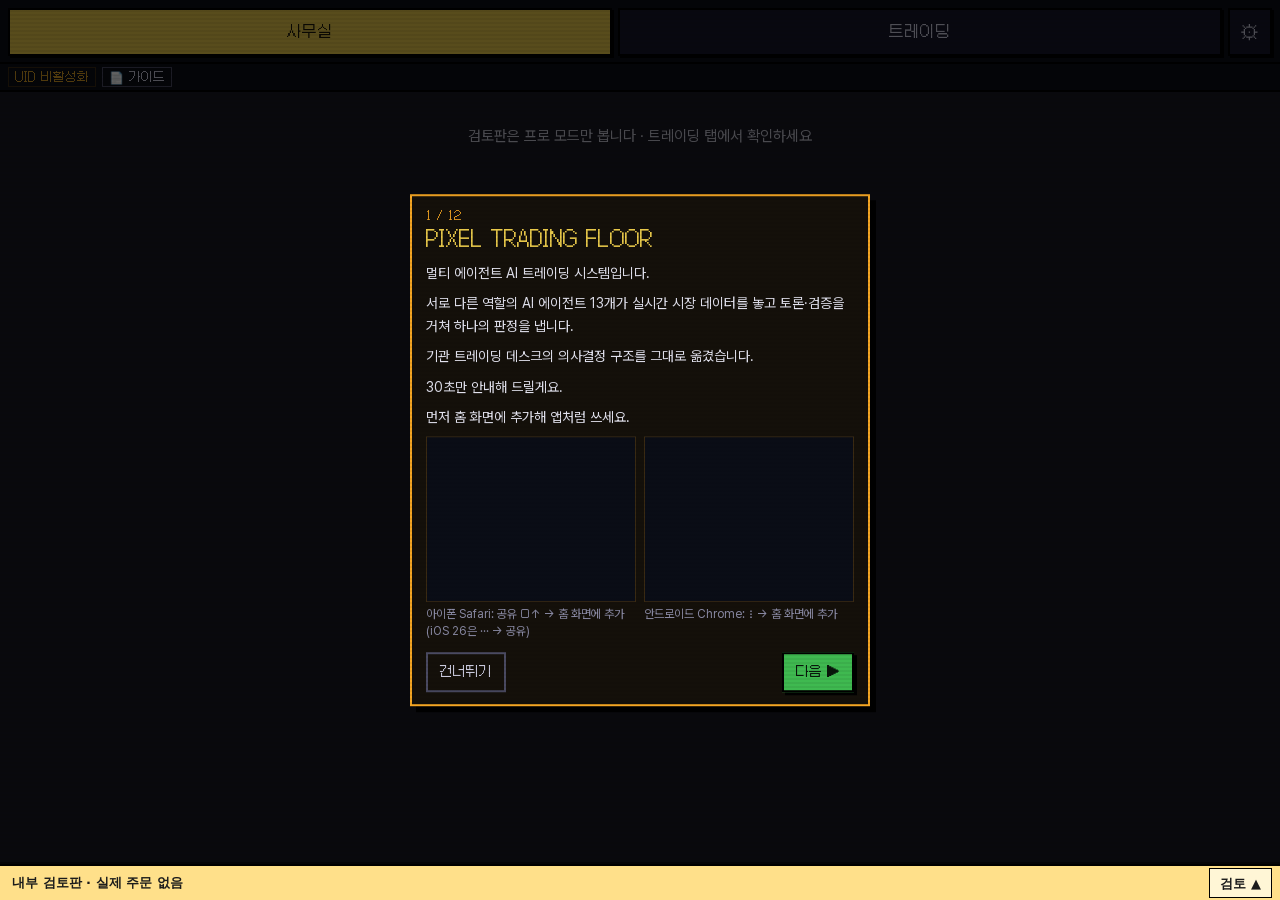
<file: index.html>
<!doctype html>
<html lang="ko">
<head>
  <meta charset="utf-8">
  <meta http-equiv="Content-Security-Policy" content="default-src 'self'; script-src 'self'; style-src 'self'; img-src 'self' data:; font-src 'self'; connect-src 'self'; frame-src https://richtradingschool.github.io/ptf-pro-review/office/m/; manifest-src 'self'; worker-src 'none'; object-src 'none'; base-uri 'none'; form-action 'none'">
  <meta name="viewport" content="width=device-width,initial-scale=1,viewport-fit=cover">
  <title>프로 모드 검토판</title>
  <meta name="description" content="AI 직원들이 일하는 픽셀 트레이딩 오피스 — 모바일 앱">
  <meta name="theme-color" content="#1a1a24">
  <link rel="icon" type="image/png" sizes="32x32" href="icons/favicon-32.png">
  <link rel="apple-touch-icon" href="icons/apple-touch-icon-180.png">
  <meta name="apple-mobile-web-app-title" content="픽셀플로어">
  <meta name="apple-mobile-web-app-capable" content="yes">
  <meta name="mobile-web-app-capable" content="yes">
  <meta name="apple-mobile-web-app-status-bar-style" content="black-translucent">
  <link rel="stylesheet" href="app.css">
  <link rel="stylesheet" href="pro-review.css">
  <script src="pro-review-fake.js"></script>
  <script type="module" src="app.js"></script>
</head>
<body>
  <header id="topbar">
    <nav id="modes" aria-label="화면 고르기">
      <button type="button" class="mode-btn" data-mode="office">사무실</button>
      <button type="button" class="mode-btn" data-mode="trade">트레이딩</button>
    </nav>
    <button type="button" id="settings-btn" aria-label="설정">⚙</button>
  </header>
  <div id="strip" hidden role="region" aria-label="상태"></div>

  <main id="main">
    <section id="panel-office" class="panel" data-panel="office" hidden></section>
    <section id="panel-trade" class="panel" data-panel="trade" hidden>
      <div id="auto-alert" hidden role="alert">
        <span id="auto-alert-text"></span>
        <button type="button" id="auto-alert-close" aria-label="알림 닫기">✕</button>
      </div>
    </section>
  </main>

  <section id="screen-install" class="screen" data-screen="install" hidden aria-labelledby="install-title">
    <header class="screen-head">
      <button type="button" class="back-btn">← 돌아가기</button>
      <h1 id="install-title">앱 설치 방법</h1>
    </header>
    <div class="screen-body" id="install-body"></div>
  </section>

  <section id="screen-settings" class="screen" data-screen="settings" hidden aria-labelledby="settings-title">
    <header class="screen-head">
      <button type="button" class="back-btn">← 돌아가기</button>
      <h1 id="settings-title">설정</h1>
    </header>
    <div class="screen-body" id="settings-body"></div>
  </section>

  <section id="screen-verify" class="screen" data-screen="verify" hidden aria-labelledby="verify-title">
    <header class="screen-head">
      <button type="button" class="back-btn">← 돌아가기</button>
      <h1 id="verify-title">UID 활성화</h1>
    </header>
    <div class="screen-body" id="verify-body"></div>
  </section>

  <section id="screen-keys" class="screen" data-screen="keys" hidden aria-labelledby="keys-title">
    <header class="screen-head">
      <button type="button" class="back-btn">← 돌아가기</button>
      <h1 id="keys-title">오렌지엑스 연결</h1>
    </header>
    <div class="screen-body" id="keys-body"></div>
  </section>

  <section id="screen-follow" class="screen" data-screen="follow" hidden aria-labelledby="follow-title">
    <header class="screen-head">
      <button type="button" class="back-btn">← 돌아가기</button>
      <h1 id="follow-title">오토 모드 설정</h1>
    </header>
    <div class="screen-body" id="follow-body"></div>
  </section>

  <section id="screen-ctl" class="screen" data-screen="ctl" hidden aria-labelledby="ctl-title">
    <header class="screen-head">
      <button type="button" class="back-btn">← 돌아가기</button>
      <h1 id="ctl-title">컨트롤러</h1>
    </header>
    <div class="screen-body" id="ctl-body"></div>
  </section>

  <div id="follow-band" hidden role="status"></div>
  <div id="evt-back" hidden></div>
  <div id="follow-sheet" hidden role="dialog" aria-label="새 신호"></div>

  <div id="install-banner" hidden>
    <span id="ib-text">홈 화면에 추가하면 앱처럼 쓸 수 있어요</span>
    <button type="button" id="ib-go">설치 방법</button>
    <button type="button" id="ib-close" aria-label="닫기">✕</button>
  </div>

  <div id="toast" class="ui-toast" hidden role="status"></div>

  <div id="update-toast" hidden role="status">
    <span>새 버전이 있습니다</span>
    <button type="button" id="update-apply">적용</button>
  </div>
</body>
</html>
</file>
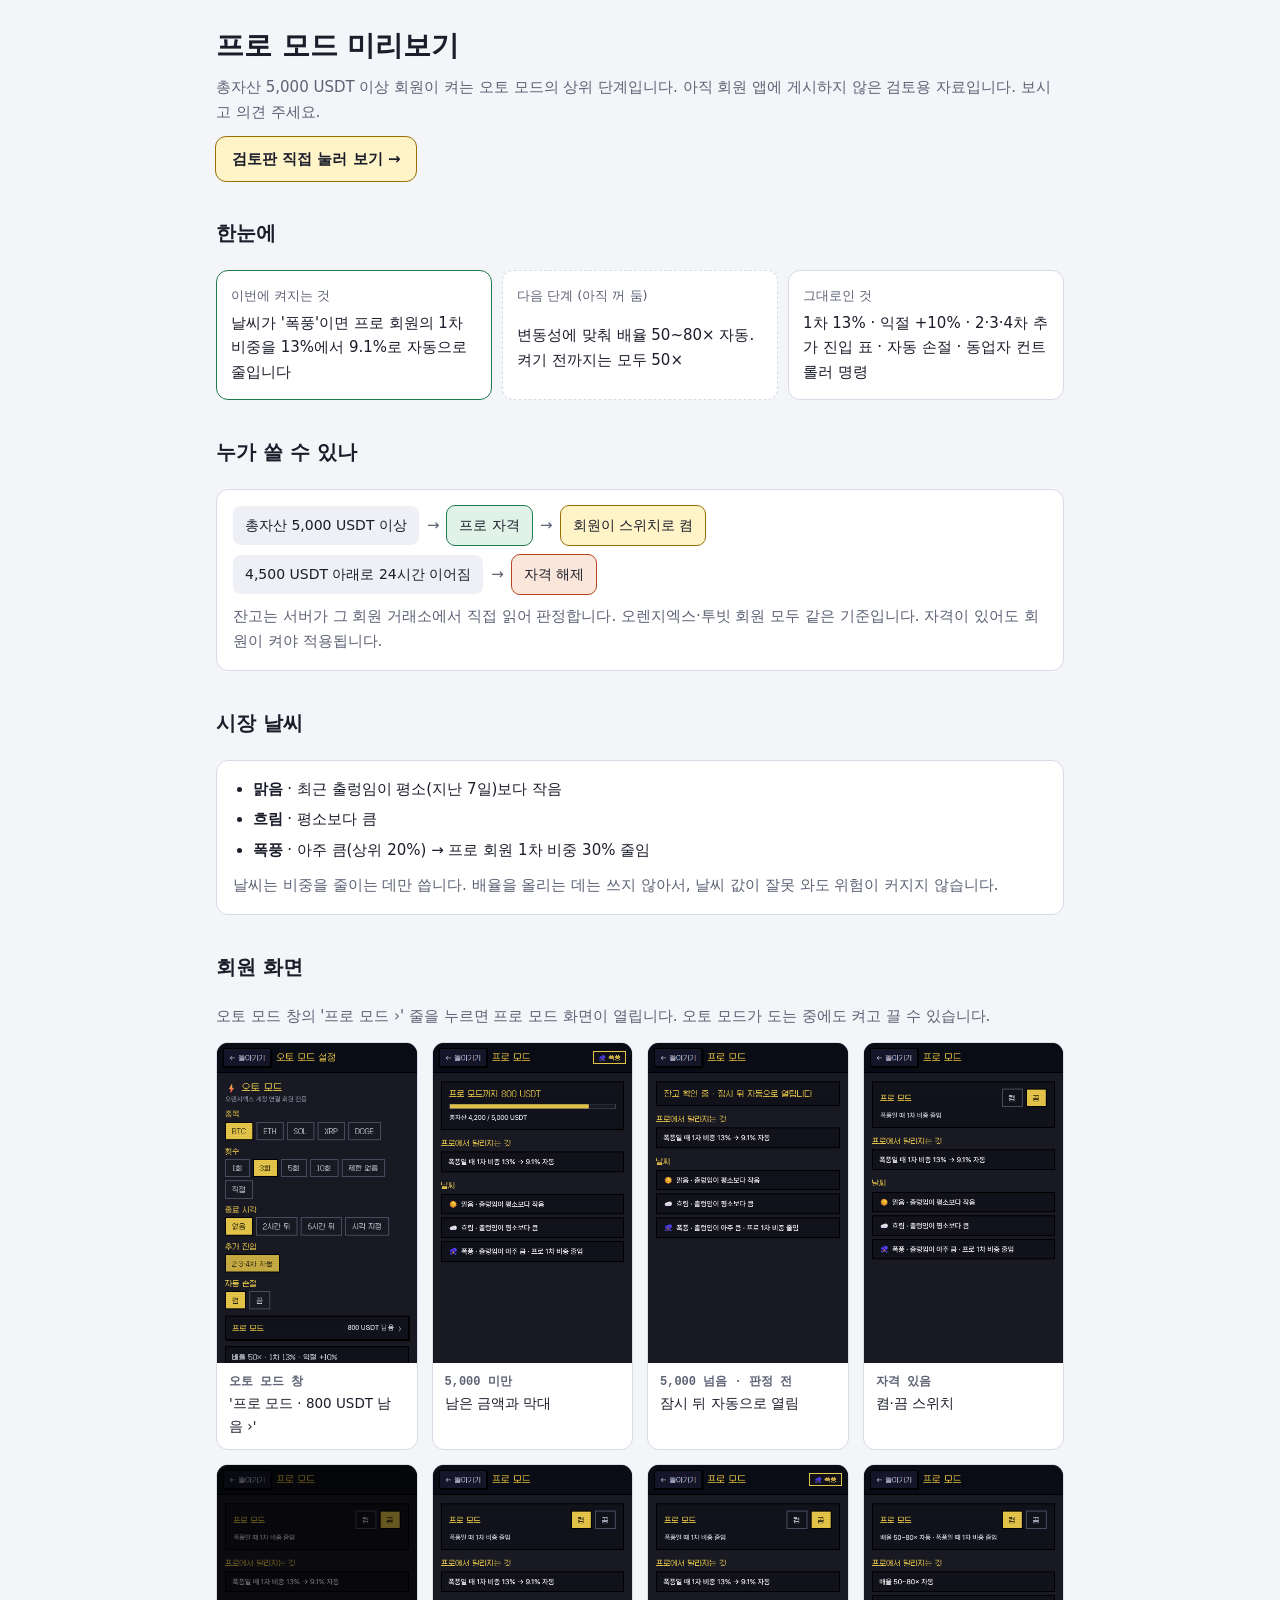
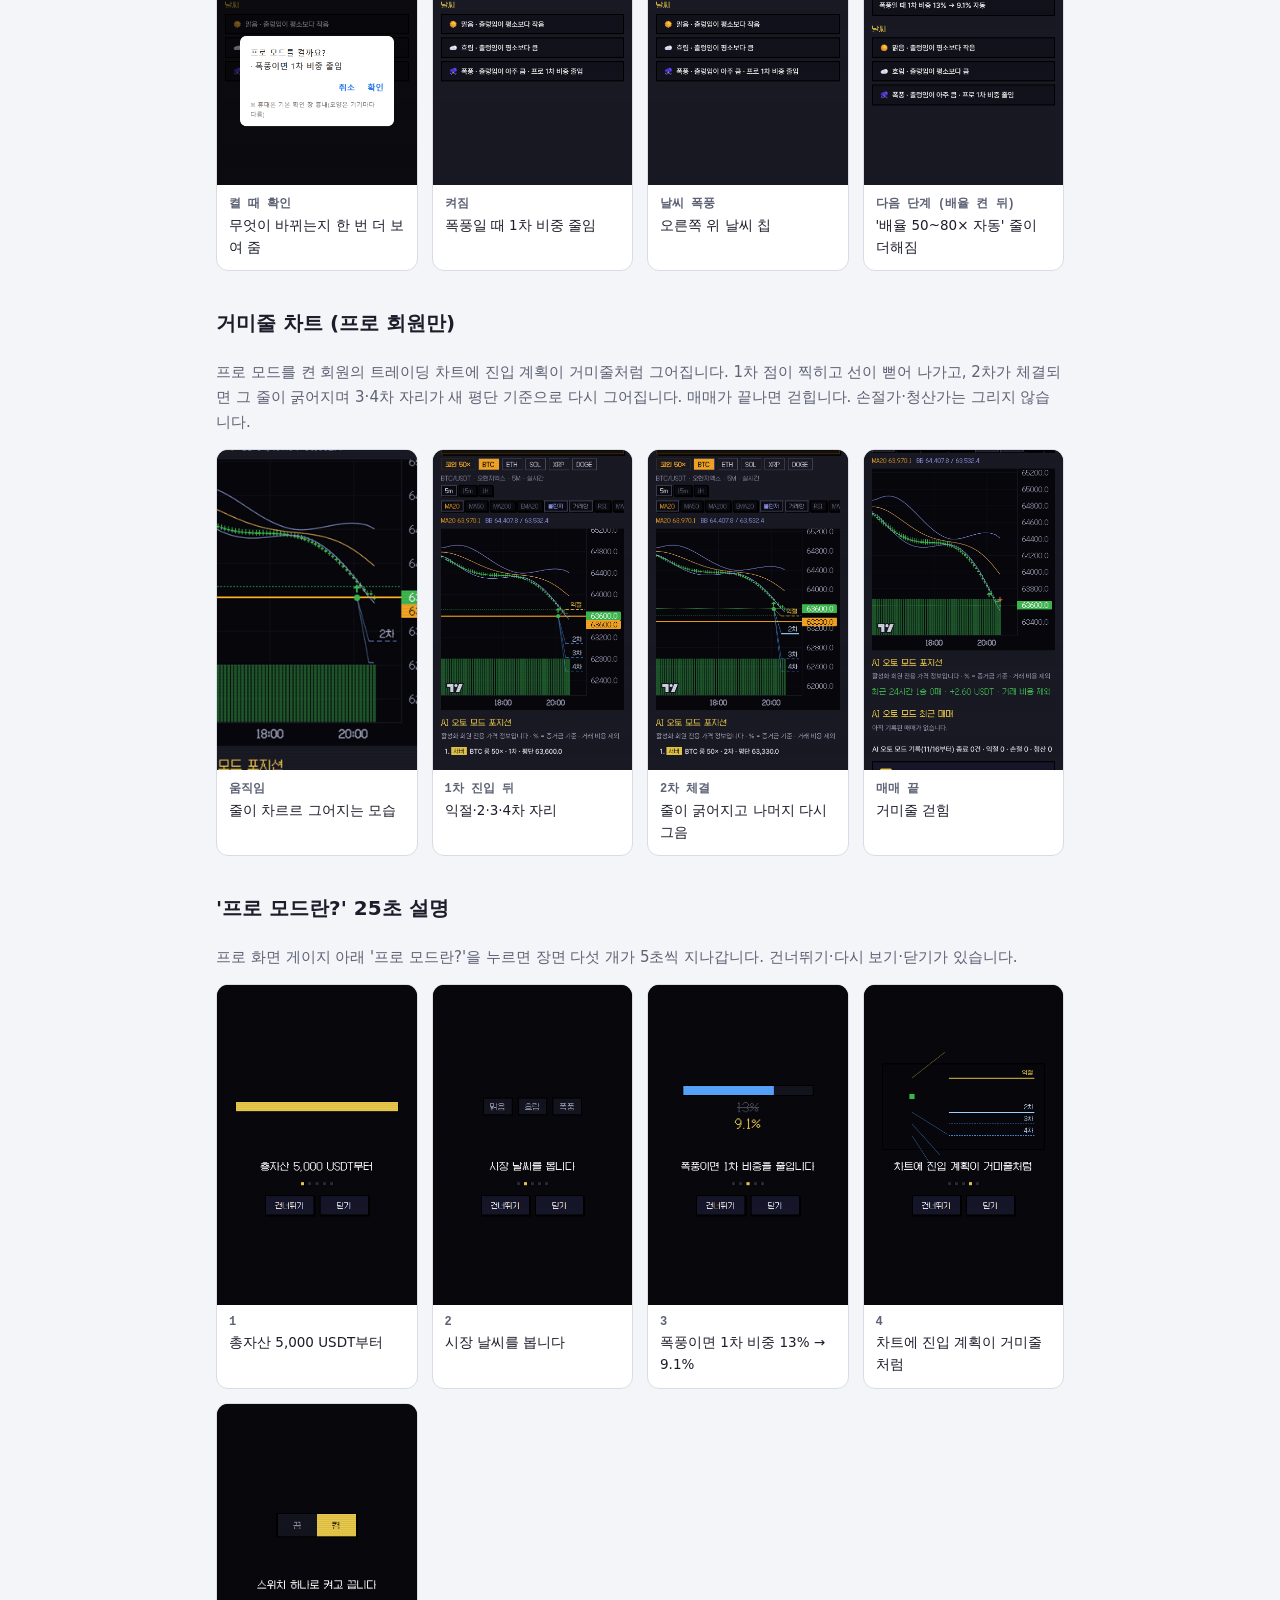
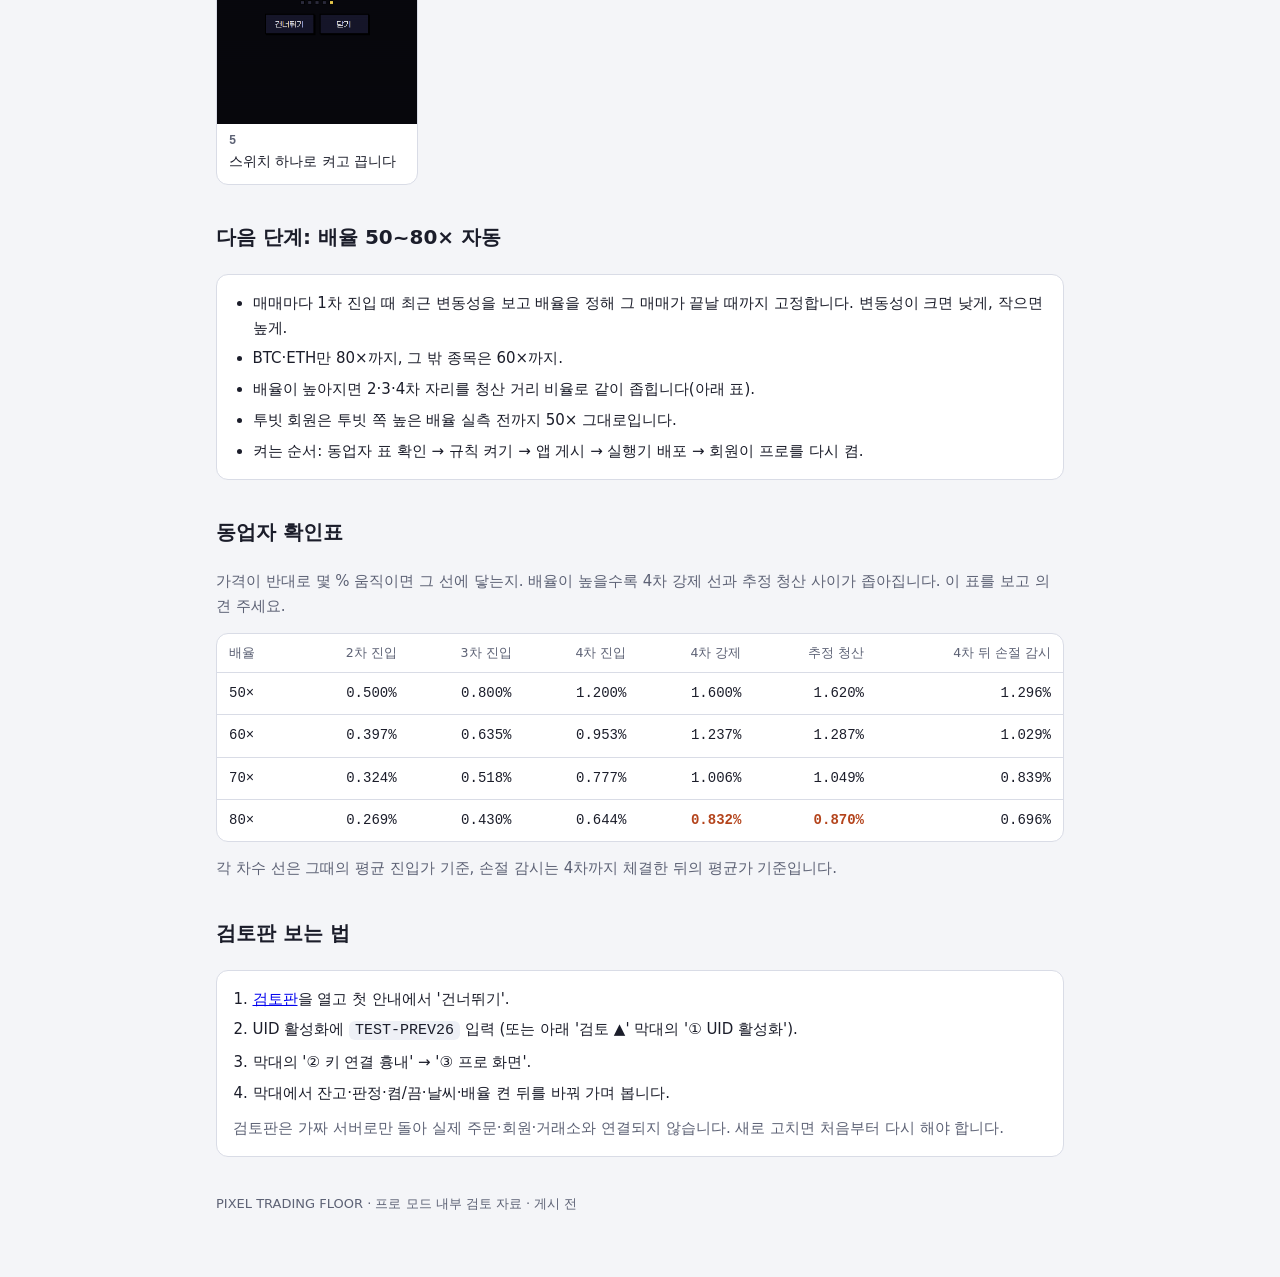
<file: intro/index.html>
<!doctype html>
<html lang="ko">
<head>
<meta charset="utf-8">
<meta name="viewport" content="width=device-width,initial-scale=1,viewport-fit=cover">
<meta name="robots" content="noindex">
<title>프로 모드 미리보기</title>
<style>
:root {
  --bg: #f4f5f8; --panel: #fff; --ink: #1b1d2a; --muted: #5d6275; --line: #d9dce6;
  --gold: #9a6f00; --gold-soft: #fff3c8; --ok: #1f7a4d; --ok-soft: #e1f3e9; --warn: #b4441c; --warn-soft: #fbe6dc;
  --chip: #eef0f6;
  --sans: "Pretendard", "Apple SD Gothic Neo", "Malgun Gothic", system-ui, sans-serif;
  --mono: ui-monospace, Consolas, monospace;
  color-scheme: light;
}
@media (prefers-color-scheme: dark) { :root:not([data-theme="light"]) {
  --bg: #12141d; --panel: #1b1e2a; --ink: #eceef5; --muted: #9aa0b5; --line: #2e3244;
  --gold: #f0c64a; --gold-soft: #3a3214; --ok: #6fd3a0; --ok-soft: #173326; --warn: #ff9a72; --warn-soft: #3b2219;
  --chip: #262a3a; color-scheme: dark } }
* { box-sizing: border-box; }
body { margin: 0; background: var(--bg); color: var(--ink); font: 15px/1.65 var(--sans); }
.wrap { max-width: 880px; margin: 0 auto; padding: 28px 16px 64px; display: grid; gap: 36px; }
h1 { font-size: 28px; line-height: 1.25; margin: 0; }
h2 { font-size: 20px; margin: 0 0 6px; }
h3 { font-size: 16px; margin: 0; }
p { margin: 0; }
.sub { color: var(--muted); }
header { display: grid; gap: 12px; }
.cta { display: flex; flex-wrap: wrap; gap: 10px; }
.btn { display: inline-block; padding: 10px 16px; border-radius: 10px; background: var(--gold-soft); color: var(--ink); text-decoration: none; outline: 1px solid var(--gold); font-weight: 600; }
.facts { display: grid; gap: 10px; grid-template-columns: repeat(auto-fit, minmax(240px, 1fr)); }
.fact { background: var(--panel); border: 1px solid var(--line); border-radius: 12px; padding: 14px; display: grid; gap: 4px; }
.fact b { font-size: 13px; color: var(--muted); font-weight: 500; }
.fact.on { border-color: var(--ok); }
.fact.later { border-style: dashed; }
section { display: grid; gap: 14px; }
.card { background: var(--panel); border: 1px solid var(--line); border-radius: 12px; padding: 16px; display: grid; gap: 10px; }
.flow { display: flex; flex-wrap: wrap; align-items: center; gap: 8px; }
.box { background: var(--chip); border-radius: 8px; padding: 8px 12px; font-size: 14px; }
.box.ok { background: var(--ok-soft); outline: 1px solid var(--ok); }
.box.warn { background: var(--warn-soft); outline: 1px solid var(--warn); }
.box.gold { background: var(--gold-soft); outline: 1px solid var(--gold); }
.arrow { color: var(--muted); }
.shots { display: grid; gap: 14px; grid-template-columns: repeat(auto-fill, minmax(200px, 1fr)); }
figure { margin: 0; background: var(--panel); border: 1px solid var(--line); border-radius: 12px; overflow: hidden; display: grid; grid-template-rows: auto 1fr; }
figure img { display: block; width: 100%; height: 320px; object-fit: cover; object-position: top; background: #0b0d14; }
figure img.mid { object-position: 50% 62%; }
figure img.ctr { object-position: 50% 55%; }
figcaption { padding: 10px 12px 12px; font-size: 13.5px; }
figcaption b { display: block; font: 600 12px var(--mono); color: var(--muted); margin-bottom: 2px; }
ol, ul { margin: 0; padding-left: 1.3em; display: grid; gap: 6px; }
.tbl { overflow-x: auto; background: var(--panel); border: 1px solid var(--line); border-radius: 12px; }
table { border-collapse: collapse; width: 100%; min-width: 560px; font-size: 14px; }
th, td { padding: 9px 12px; text-align: right; border-bottom: 1px solid var(--line); white-space: nowrap; }
th:first-child, td:first-child { text-align: left; }
th { font-size: 12.5px; color: var(--muted); font-weight: 500; }
td { font-family: var(--mono); font-variant-numeric: tabular-nums; }
tr:last-child td { border-bottom: 0; }
td.tight { color: var(--warn); font-weight: 600; }
code { font-family: var(--mono); background: var(--chip); padding: 1px 6px; border-radius: 6px; }
footer { color: var(--muted); font-size: 13px; }
</style>
</head>
<body>
<div class="wrap">

<header>
  <h1>프로 모드 미리보기</h1>
  <p class="sub">총자산 5,000 USDT 이상 회원이 켜는 오토 모드의 상위 단계입니다. 아직 회원 앱에 게시하지 않은 검토용 자료입니다. 보시고 의견 주세요.</p>
  <div class="cta">
    <a class="btn" href="../">검토판 직접 눌러 보기 →</a>
  </div>
</header>

<section>
  <h2>한눈에</h2>
  <div class="facts">
    <div class="fact on"><b>이번에 켜지는 것</b>날씨가 '폭풍'이면 프로 회원의 1차 비중을 13%에서 9.1%로 자동으로 줄입니다</div>
    <div class="fact later"><b>다음 단계 (아직 꺼 둠)</b>변동성에 맞춰 배율 50~80× 자동. 켜기 전까지는 모두 50×</div>
    <div class="fact"><b>그대로인 것</b>1차 13% · 익절 +10% · 2·3·4차 추가 진입 표 · 자동 손절 · 동업자 컨트롤러 명령</div>
  </div>
</section>

<section>
  <h2>누가 쓸 수 있나</h2>
  <div class="card">
    <div class="flow"><span class="box">총자산 5,000 USDT 이상</span><span class="arrow">→</span><span class="box ok">프로 자격</span><span class="arrow">→</span><span class="box gold">회원이 스위치로 켬</span></div>
    <div class="flow"><span class="box">4,500 USDT 아래로 24시간 이어짐</span><span class="arrow">→</span><span class="box warn">자격 해제</span></div>
    <p class="sub">잔고는 서버가 그 회원 거래소에서 직접 읽어 판정합니다. 오렌지엑스·투빗 회원 모두 같은 기준입니다. 자격이 있어도 회원이 켜야 적용됩니다.</p>
  </div>
</section>

<section>
  <h2>시장 날씨</h2>
  <div class="card">
    <ul>
      <li><b>맑음</b> · 최근 출렁임이 평소(지난 7일)보다 작음</li>
      <li><b>흐림</b> · 평소보다 큼</li>
      <li><b>폭풍</b> · 아주 큼(상위 20%) → 프로 회원 1차 비중 30% 줄임</li>
    </ul>
    <p class="sub">날씨는 비중을 줄이는 데만 씁니다. 배율을 올리는 데는 쓰지 않아서, 날씨 값이 잘못 와도 위험이 커지지 않습니다.</p>
  </div>
</section>

<section>
  <h2>회원 화면</h2>
  <p class="sub">오토 모드 창의 '프로 모드 ›' 줄을 누르면 프로 모드 화면이 열립니다. 오토 모드가 도는 중에도 켜고 끌 수 있습니다.</p>
  <div class="shots">
    <figure><img src="img/01-entry-setup.png" alt="오토 모드 창의 프로 모드 줄" loading="lazy"><figcaption><b>오토 모드 창</b>'프로 모드 · 800 USDT 남음 ›'</figcaption></figure>
    <figure><img src="img/03-page-4200.png" alt="총자산 4200" loading="lazy"><figcaption><b>5,000 미만</b>남은 금액과 막대</figcaption></figure>
    <figure><img src="img/05-page-judging-6000.png" alt="판정 전" loading="lazy"><figcaption><b>5,000 넘음 · 판정 전</b>잠시 뒤 자동으로 열림</figcaption></figure>
    <figure><img src="img/06-page-off.png" alt="자격 있음 꺼짐" loading="lazy"><figcaption><b>자격 있음</b>켬·끔 스위치</figcaption></figure>
    <figure><img src="img/07-page-confirm.png" alt="켤 때 확인" loading="lazy"><figcaption><b>켤 때 확인</b>무엇이 바뀌는지 한 번 더 보여 줌</figcaption></figure>
    <figure><img src="img/08-page-on.png" alt="켜짐" loading="lazy"><figcaption><b>켜짐</b>폭풍일 때 1차 비중 줄임</figcaption></figure>
    <figure><img src="img/12-page-weather-storm.png" alt="날씨 폭풍" loading="lazy"><figcaption><b>날씨 폭풍</b>오른쪽 위 날씨 칩</figcaption></figure>
    <figure><img src="img/09-page-on-levon.png" alt="배율 켠 뒤" loading="lazy"><figcaption><b>다음 단계 (배율 켠 뒤)</b>'배율 50~80× 자동' 줄이 더해짐</figcaption></figure>
  </div>
</section>

<section>
  <h2>거미줄 차트 (프로 회원만)</h2>
  <p class="sub">프로 모드를 켠 회원의 트레이딩 차트에 진입 계획이 거미줄처럼 그어집니다. 1차 점이 찍히고 선이 뻗어 나가고, 2차가 체결되면 그 줄이 굵어지며 3·4차 자리가 새 평단 기준으로 다시 그어집니다. 매매가 끝나면 걷힙니다. 손절가·청산가는 그리지 않습니다.</p>
  <div class="shots">
    <figure><img src="img/27-spider.gif" alt="거미줄 움직임" class="mid" loading="lazy"><figcaption><b>움직임</b>줄이 차르르 그어지는 모습</figcaption></figure>
    <figure><img src="img/24-spider-1-4.png" alt="1차 뒤" class="mid" loading="lazy"><figcaption><b>1차 진입 뒤</b>익절·2·3·4차 자리</figcaption></figure>
    <figure><img src="img/25-spider-2-fill-4.png" alt="2차 체결" class="mid" loading="lazy"><figcaption><b>2차 체결</b>줄이 굵어지고 나머지 다시 그음</figcaption></figure>
    <figure><img src="img/26-spider-3-done.png" alt="매매 끝" class="mid" loading="lazy"><figcaption><b>매매 끝</b>거미줄 걷힘</figcaption></figure>
  </div>
</section>

<section>
  <h2>'프로 모드란?' 25초 설명</h2>
  <p class="sub">프로 화면 게이지 아래 '프로 모드란?'을 누르면 장면 다섯 개가 5초씩 지나갑니다. 건너뛰기·다시 보기·닫기가 있습니다.</p>
  <div class="shots">
    <figure><img src="img/23-explain-1.png" alt="장면 1" class="ctr" loading="lazy"><figcaption><b>1</b>총자산 5,000 USDT부터</figcaption></figure>
    <figure><img src="img/23-explain-2.png" alt="장면 2" class="ctr" loading="lazy"><figcaption><b>2</b>시장 날씨를 봅니다</figcaption></figure>
    <figure><img src="img/23-explain-3.png" alt="장면 3" class="ctr" loading="lazy"><figcaption><b>3</b>폭풍이면 1차 비중 13% → 9.1%</figcaption></figure>
    <figure><img src="img/23-explain-4.png" alt="장면 4" class="ctr" loading="lazy"><figcaption><b>4</b>차트에 진입 계획이 거미줄처럼</figcaption></figure>
    <figure><img src="img/23-explain-5.png" alt="장면 5" class="ctr" loading="lazy"><figcaption><b>5</b>스위치 하나로 켜고 끕니다</figcaption></figure>
  </div>
</section>

<section>
  <h2>다음 단계: 배율 50~80× 자동</h2>
  <div class="card">
    <ul>
      <li>매매마다 1차 진입 때 최근 변동성을 보고 배율을 정해 그 매매가 끝날 때까지 고정합니다. 변동성이 크면 낮게, 작으면 높게.</li>
      <li>BTC·ETH만 80×까지, 그 밖 종목은 60×까지.</li>
      <li>배율이 높아지면 2·3·4차 자리를 청산 거리 비율로 같이 좁힙니다(아래 표).</li>
      <li>투빗 회원은 투빗 쪽 높은 배율 실측 전까지 50× 그대로입니다.</li>
      <li>켜는 순서: 동업자 표 확인 → 규칙 켜기 → 앱 게시 → 실행기 배포 → 회원이 프로를 다시 켬.</li>
    </ul>
  </div>
</section>

<section>
  <h2>동업자 확인표</h2>
  <p class="sub">가격이 반대로 몇 % 움직이면 그 선에 닿는지. 배율이 높을수록 4차 강제 선과 추정 청산 사이가 좁아집니다. 이 표를 보고 의견 주세요.</p>
  <div class="tbl"><table>
    <thead><tr><th>배율</th><th>2차 진입</th><th>3차 진입</th><th>4차 진입</th><th>4차 강제</th><th>추정 청산</th><th>4차 뒤 손절 감시</th></tr></thead>
    <tbody>
      <tr><td>50×</td><td>0.500%</td><td>0.800%</td><td>1.200%</td><td>1.600%</td><td>1.620%</td><td>1.296%</td></tr>
      <tr><td>60×</td><td>0.397%</td><td>0.635%</td><td>0.953%</td><td>1.237%</td><td>1.287%</td><td>1.029%</td></tr>
      <tr><td>70×</td><td>0.324%</td><td>0.518%</td><td>0.777%</td><td>1.006%</td><td>1.049%</td><td>0.839%</td></tr>
      <tr><td>80×</td><td>0.269%</td><td>0.430%</td><td>0.644%</td><td class="tight">0.832%</td><td class="tight">0.870%</td><td>0.696%</td></tr>
    </tbody>
  </table></div>
  <p class="sub">각 차수 선은 그때의 평균 진입가 기준, 손절 감시는 4차까지 체결한 뒤의 평균가 기준입니다.</p>
</section>

<section>
  <h2>검토판 보는 법</h2>
  <div class="card">
    <ol>
      <li><a href="../">검토판</a>을 열고 첫 안내에서 '건너뛰기'.</li>
      <li>UID 활성화에 <code>TEST-PREV26</code> 입력 (또는 아래 '검토 ▲' 막대의 '① UID 활성화').</li>
      <li>막대의 '② 키 연결 흉내' → '③ 프로 화면'.</li>
      <li>막대에서 잔고·판정·켬/끔·날씨·배율 켠 뒤를 바꿔 가며 봅니다.</li>
    </ol>
    <p class="sub">검토판은 가짜 서버로만 돌아 실제 주문·회원·거래소와 연결되지 않습니다. 새로 고치면 처음부터 다시 해야 합니다.</p>
  </div>
</section>

<footer>PIXEL TRADING FLOOR · 프로 모드 내부 검토 자료 · 게시 전</footer>
</div>
</body>
</html>
</file>
<file: app.css>
/* PIXEL TRADING FLOOR 모바일 앱 껍데기 — 동업자 최신판(20261008a)과 같은 픽셀 톤(p34 설계 §6.9 — 검은 2px 테두리·계단 그림자·모서리 0,
   초록 주 버튼·주황 강조·창 바탕 #14100a, CRT 줄무늬). 제목·버튼은 Galmuri11, 긴 본문은 Pretendard(열린 질문 12 권고) */
@font-face { font-family: 'Galmuri11'; src: url('fonts/Galmuri11.woff2') format('woff2'); font-weight: 400; font-display: swap; }
@font-face { font-family: 'Pretendard Variable'; src: url('fonts/PretendardVariable.woff2') format('woff2'); font-weight: 45 920; font-display: swap; }

:root {
  --bg: #1a1a24; --panel: #12121c; --panel2: #16162a; --ink: #ffffff; --ink2: #e2e2ee; --dim: #9a9ab4; --dim2: #8a8aa4;
  --gold: #e8c84a; --gold-ink: #1a1408; --good: #3fb950; --bad: #f85149; --amber: #d29922;
  --accent: #f5a623; --box-bg: #14100a; --box-line: #3a2a12; --ghost-line: #4a4a62; --ghost-ink: #c9c9dc;
  --bar-h: 64px; --strip-h: 0px; --band-h: 0px;
  --safe-t: env(safe-area-inset-top, 0px); --safe-b: env(safe-area-inset-bottom, 0px);
  --pixel: 'Galmuri11', 'Pretendard Variable', monospace;
  --sans: 'Pretendard Variable', -apple-system, BlinkMacSystemFont, 'Apple SD Gothic Neo', 'Noto Sans KR', sans-serif;
  color-scheme: dark;
}
*, *::before, *::after { box-sizing: border-box; }
html, body { margin: 0; height: 100%; background: var(--bg); color: var(--ink2); font-family: var(--sans); -webkit-text-size-adjust: 100%; -webkit-tap-highlight-color: transparent; word-break: keep-all; overflow-wrap: anywhere; }
body { overflow: hidden; overscroll-behavior: none; }
[hidden] { display: none !important; }
/* CRT 줄무늬(동업자 style.css:40-51) — 화면 전체 2px 검정/2px 투명, 아주 옅게. 누름은 통과 */
html::after {
  content: ''; position: fixed; inset: 0; z-index: 100; pointer-events: none;
  background: repeating-linear-gradient(0deg, #000 0, #000 2px, transparent 2px, transparent 4px); opacity: .06;
}

/* 맨 위 띠 — 큰 버튼 2개(사무실·트레이딩 — 자동매매 탭은 트레이딩으로 합침, 대표 결정 2026-10-10) + 설정 */
#topbar {
  position: fixed; inset: 0 0 auto 0; z-index: 20;
  display: grid; grid-template-columns: 1fr 44px; gap: 6px; align-items: center;
  height: calc(var(--safe-t) + var(--bar-h));
  padding: calc(var(--safe-t) + 8px) max(8px, env(safe-area-inset-right)) 8px max(8px, env(safe-area-inset-left));
  background: #0a0d16; border-bottom: 2px solid #000; box-shadow: 0 2px 0 #1c2030;
}
#modes { display: grid; grid-template-columns: repeat(2, 1fr); gap: 6px; min-width: 0; }
.mode-btn {
  height: 48px; min-width: 0; padding: 0 4px;
  font: 400 15px/1 var(--pixel); letter-spacing: .5px; color: #cfcfe0;
  background: var(--panel2); border: 2px solid #000; box-shadow: 2px 2px 0 #000;
  cursor: pointer; white-space: nowrap; overflow: hidden; text-overflow: ellipsis; touch-action: manipulation;
}
.mode-btn.on { color: var(--gold-ink); background: var(--gold); }
.mode-btn:active, #settings-btn:active { transform: translate(2px, 2px); box-shadow: none; }
#settings-btn {
  height: 48px; width: 44px; padding: 0; font-size: 20px; color: #cfcfe0;
  background: var(--panel2); border: 2px solid #000; box-shadow: 2px 2px 0 #000; cursor: pointer;
}

/* 상단 띠(#strip, p34 §6.8) — 맨 위 띠 바로 아래 28px 한 줄: 인증 배지·계정 연결/잔고·📄 가이드·(오른쪽) 거래소 이벤트 칩.
   보일 때만 html.has-strip → --strip-h 28px. 넘치면 JS가 .tight를 붙여 짧은 글자(.short)로 */
html.has-strip { --strip-h: 28px; }
#strip {
  position: fixed; left: 0; right: 0; top: calc(var(--safe-t) + var(--bar-h)); z-index: 20; height: var(--strip-h);
  display: flex; align-items: center; gap: 6px; padding: 0 max(8px, env(safe-area-inset-right)) 0 max(8px, env(safe-area-inset-left));
  overflow: hidden; white-space: nowrap; font: 400 12px/1 var(--pixel); background: #0a0d16; border-bottom: 2px solid #000;
}
#strip .short { display: none; }
#strip.tight .long { display: none; }
#strip.tight .short { display: inline; }
#strip .mini { display: none; }
#strip.tighter { gap: 4px; padding-left: max(6px, env(safe-area-inset-left)); padding-right: max(6px, env(safe-area-inset-right)); }
#strip.tighter .strip-item { padding: 0 4px; }
#strip.tighter .short.has-mini { display: none; }
#strip.tighter .mini { display: inline; }
.strip-item { flex: none; display: inline-flex; align-items: center; height: 20px; padding: 0 6px; font: 400 12px/1 var(--pixel); text-decoration: none; border: 1px solid var(--ghost-line); background: transparent; color: var(--ghost-ink); }
.strip-badge.good { color: var(--good); border-color: #1f4a2c; background: #12301a; }
.strip-badge.warn { color: var(--amber); border-color: var(--box-line); }
.strip-badge.dim, .strip-account.dim { color: var(--dim); }
button.strip-item { cursor: pointer; }
.strip-account.accent { color: #14100a; background: var(--accent); border-color: #000; }
.strip-account.good { color: var(--good); border-color: #1f4a2c; }
.strip-account.warn { color: var(--amber); }
.strip-space { flex: 1; min-width: 0; }
/* 매매 내역 창(대표 요청 2026-10-23 — screens/trade-history.js) */
html.history-open #install-banner { display: none; }
/* 입금·사용 가이드 창(2026-10-28 — 앱 안 전체 화면, 오른쪽 위 ✕ 고정) */
.guide-view { position: fixed; inset: 0; z-index: 49; display: flex; flex-direction: column; background: #0b0b12; }
.guide-view-bar { display: flex; align-items: center; justify-content: space-between; gap: 8px; flex: none; padding: calc(8px + var(--safe-t)) 12px 8px 16px; background: #14141f; border-bottom: 1px solid var(--box-line); }
.guide-view-title { margin: 0; font: 400 15px/1.3 var(--pixel); color: var(--accent); }
.guide-view-close { flex: none; width: 44px; height: 44px; border: 1px solid var(--box-line); background: #20202e; color: var(--ink); font-size: 22px; line-height: 1; cursor: pointer; }
.guide-view-close:active { background: #2c2c40; }
.guide-view-body { flex: 1; overflow-y: auto; -webkit-overflow-scrolling: touch; padding: 8px 8px calc(16px + var(--safe-b)); }
.guide-view-page { display: block; width: 100%; max-width: 820px; height: auto; margin: 0 auto 8px; background: #fff; }
html.guide-open body { overflow: hidden; }
html.guide-open #install-banner { display: none; }
.trade-history .hist-stats { display: grid; grid-template-columns: 1fr 1fr; gap: 6px; margin: 0 0 12px; }
.trade-history .hist-stat { display: flex; flex-direction: column; gap: 2px; padding: 6px 8px; border: 1px solid var(--box-line); background: #0d0d16; }
.trade-history .hist-k { font-size: 11px; color: var(--dim2); }
.trade-history .hist-v { font: 400 18px/1.2 var(--pixel); color: var(--ink); }
.trade-history .hist-sub { font-size: 11px; color: var(--dim); }
.trade-history .hist-h { margin: 0 0 6px; font: 400 13px/1.3 var(--pixel); color: var(--accent); }
.trade-history .hist-none { font-size: 12px; color: var(--dim); }
.trade-history .hist-open, .trade-history .hist-done { margin: 0 0 12px; }
.trade-history .hist-open-list { margin: 0; padding: 0; list-style: none; font-size: 13px; line-height: 1.6; color: var(--ink); }
.trade-history .hist-table { width: 100%; border-collapse: collapse; font-size: 12px; }
.trade-history .hist-table th, .trade-history .hist-table td { padding: 3px 4px; text-align: right; border-bottom: 1px solid var(--box-line); white-space: nowrap; }
.trade-history .hist-table th:first-child, .trade-history .hist-table td:first-child, .trade-history .hist-table th:nth-child(2), .trade-history .hist-table td:nth-child(2) { text-align: left; }
.trade-history .hist-table tr.win td:nth-child(5), .trade-history .hist-table tr.win td:nth-child(6) { color: var(--good); }
.trade-history .hist-table tr.loss td:nth-child(5), .trade-history .hist-table tr.loss td:nth-child(6) { color: #f85149; }
.trade-history .hist-done { overflow-x: auto; }
.trade-history .ui-close { width: 100%; }
.strip-events { flex: none; display: inline-flex; align-items: center; gap: 4px; }
/* 오른쪽 거래소 이벤트 칩(p34 §5.3 — 데이터 트랙). 칩 글자: 평소 긴 쪽, 370px 이하는 짧은 쪽, 띠가 넘치면(#strip.tight) 짧은 쪽 */
#strip-events { margin-left: auto; min-width: 0; }
#evt-chip {
  max-width: 100%; height: 22px; padding: 0 8px; overflow: hidden; white-space: nowrap; text-overflow: ellipsis;
  font: 400 12px/20px var(--pixel); color: var(--accent, #f5a623); background: transparent;
  border: 1px solid var(--accent, #f5a623); cursor: pointer; touch-action: manipulation;
}
#evt-chip b { font-weight: 400; color: var(--gold); }
#evt-chip:active { transform: translate(1px, 1px); }
#evt-chip .short { display: none; }
@media (max-width: 370px) { #evt-chip .long { display: none; } #evt-chip .short { display: inline; } }

/* PC 화면 배치(2026-10-28 — 동업자판 웹버전처럼, app/lib/layout.js WIDE_QUERY와 같은 경계): 위쪽 바 = ◆ 이름 ◆ + [사무실][트레이딩] 작은 칩 + ⚙,
   그 아래 띠(활성화·계정 연결·가이드·내역·이벤트) — 본문은 탭 하나를 화면 전체에(사무실은 PC 배치) */
@media (min-width: 1100px) {
  html.pc-wide #topbar { grid-template-columns: auto 1fr 44px; }
  html.pc-wide #topbar::before { content: '◆ PIXEL TRADING FLOOR ◆'; font: 400 22px/1 var(--pixel); letter-spacing: 1px; color: var(--gold); white-space: nowrap; padding: 0 12px 0 4px; }
  html.pc-wide #modes { display: flex; justify-content: flex-end; gap: 6px; }
  html.pc-wide .mode-btn { width: 120px; height: 36px; font-size: 14px; }
  html.pc-wide #settings-btn { height: 36px; }
  html.pc-wide #strip { padding-left: 12px; padding-right: 12px; }
}

/* 본문 — 띠 아래 남은 화면 전체 */
#main { position: fixed; left: 0; right: 0; top: calc(var(--safe-t) + var(--bar-h) + var(--strip-h) + var(--band-h)); bottom: 0; }
.panel { position: absolute; inset: 0; overflow-y: auto; -webkit-overflow-scrolling: touch; }
#panel-office { overflow: hidden; }
.office-frame { display: block; width: 100%; height: 100%; border: 0; background: var(--bg); }
.office-offline, .office-wait { margin: 0; padding: 32px 18px; text-align: center; font-size: 15px; line-height: 1.6; opacity: .85; }
.office-open { position: absolute; left: 12px; right: 12px; bottom: calc(12px + var(--safe-b)); z-index: 2; margin: 0; padding: 12px 14px; text-align: center; font-size: 14px; background: var(--panel2); border: 2px solid #000; box-shadow: 2px 2px 0 #000; }
.office-open a { color: var(--ink); }

/* 준비 중 탭 */
.soon { max-width: 560px; margin: 0 auto; padding: 24px 18px calc(24px + var(--safe-b)); }
.soon .badge { display: inline-block; margin-bottom: 14px; padding: 4px 8px; font: 400 12px/1 var(--pixel); color: var(--gold-ink); background: var(--gold); border: 2px solid #000; }
.soon h2 { margin: 0 0 12px; font: 400 20px/1.3 var(--pixel); color: var(--gold); }
.soon p { margin: 0 0 10px; font-size: 15px; line-height: 1.6; }

/* 덮는 화면(설치 안내·설정) */
.screen { position: fixed; inset: 0; z-index: 40; display: flex; flex-direction: column; padding-top: var(--safe-t); background: var(--bg); }
.screen-head { display: flex; align-items: center; gap: 10px; padding: 10px 12px; background: #0a0d16; border-bottom: 2px solid #000; }
.screen-head h1 { margin: 0; font: 400 17px/1.2 var(--pixel); color: var(--gold); }
.back-btn { padding: 10px; font: 400 13px/1 var(--pixel); color: #cfcfe0; background: var(--panel2); border: 2px solid #000; box-shadow: 2px 2px 0 #000; cursor: pointer; }
.screen-body { flex: 1; overflow-y: auto; padding: 16px 16px calc(24px + var(--safe-b)); }

/* 설정 */
.set-list { list-style: none; margin: 0 0 18px; padding: 0; background: var(--panel); border: 2px solid #000; }
.set-list li { display: flex; justify-content: space-between; gap: 12px; padding: 14px; font-size: 15px; border-bottom: 1px solid #1c2030; }
.set-list li:last-child { border-bottom: 0; }
.set-val { color: var(--dim); text-align: right; }
.set-val.good { color: var(--good); }
.set-val.bad { color: var(--bad); }
.set-links a, .set-links button {
  display: block; width: 100%; margin: 0 0 8px; padding: 14px; text-align: left; text-decoration: none;
  font: 500 15px/1.3 var(--sans); color: var(--ink); background: var(--panel2);
  border: 2px solid #000; box-shadow: 2px 2px 0 #000; cursor: pointer;
}
/* 투빗 우선 빌드 — 투빗 가입 줄 강조, 오렌지엑스 가입 줄 작게 */
.set-links a.set-hot { font-weight: 700; color: #14100a; background: var(--accent); }
.set-links a.set-sub { padding: 8px 14px; font-size: 13px; color: var(--dim); background: transparent; box-shadow: none; border-color: var(--ghost-line); }

/* 설치 안내 */
.install-intro { margin: 0 0 14px; font-size: 15px; line-height: 1.6; }
.installed-note { margin: 0 0 16px; padding: 14px; color: var(--good); background: #10200f; border: 2px solid #000; line-height: 1.6; }
.escape-actions { display: grid; gap: 8px; margin: 0 0 16px; }
.big-btn {
  display: block; min-height: 44px; padding: 13px 12px; text-align: center; text-decoration: none;
  font: 700 15px/1.3 var(--pixel); color: #08160b; background: var(--good);
  border: 2px solid #000; border-radius: 0; box-shadow: 3px 3px 0 #000; cursor: pointer;
}
.big-btn:active { transform: translate(3px, 3px); box-shadow: none; }
.big-btn.alt { background: transparent; border-color: var(--ghost-line); color: var(--ghost-ink); font-weight: 400; }
.big-btn.danger { background: var(--bad); color: #fff; }
.big-btn.accent { background: var(--accent); color: #14100a; }

/* 공용 부품(동업자 style.css 값) — 칩·사각 스위치·창(모달)·토스트·번호표 */
.ui-chip { display: inline-block; padding: 6px 9px; font: 400 12px/1 var(--pixel); color: var(--ghost-ink); background: transparent; border: 2px solid var(--ghost-line); border-radius: 0; cursor: pointer; }
.ui-chip.on { color: #14100a; background: var(--accent); border-color: #000; font-weight: 700; }
.ui-switch { position: relative; display: inline-block; flex: none; width: 34px; height: 16px; background: var(--panel); border: 2px solid var(--ghost-line); }
.ui-switch::after { content: ''; position: absolute; top: 1px; left: 1px; width: 10px; height: 10px; background: var(--ghost-line); }
.ui-switch.on { background: #12301a; border-color: #1f4a2c; }
.ui-switch.on::after { left: auto; right: 1px; background: #3fb950; }
.ui-modal { position: fixed; inset: 0; z-index: 48; display: flex; align-items: center; justify-content: center; padding: calc(16px + var(--safe-t)) 16px calc(16px + var(--safe-b)); background: rgba(0, 0, 0, .62); }
.ui-modal-box { width: 100%; max-width: 420px; max-height: 100%; overflow-y: auto; padding: 16px; color: var(--ink2); background: var(--box-bg); border: 2px solid var(--accent); box-shadow: 6px 6px 0 #000; }
.ui-modal-kicker { margin: 0 0 4px; font: 400 11px/1.3 var(--pixel); color: var(--accent); }
.ui-modal-title { margin: 0 0 12px; font: 400 17px/1.3 var(--pixel); font-size: 17px; color: var(--ink); }
.ui-modal-box p { margin: 0 0 10px; font-size: 14px; line-height: 1.6; }
.ui-modal-box .ui-note { font-size: 12px; color: var(--dim2); }
.ui-toast { position: fixed; left: 50%; top: 50%; z-index: 60; transform: translate(-50%, -50%); max-width: calc(100% - 32px); padding: 12px 16px; text-align: center; font: 400 15px/1.4 var(--pixel); font-size: 15px; color: var(--ink); background: var(--box-bg); border: 3px solid var(--good); box-shadow: 3px 3px 0 #000; pointer-events: none; }
.ui-toast.bad { border-color: var(--bad); }
.ui-num { display: inline-flex; align-items: center; justify-content: center; flex: none; width: 18px; height: 18px; font: 700 11px/1 var(--pixel); color: #14100a; background: var(--accent); }
.guide-sec { margin: 0 0 18px; padding: 14px; background: var(--panel); border: 2px solid #000; }
.guide-sec h2 { margin: 0 0 6px; font: 400 16px/1.3 var(--pixel); color: var(--gold); }
.guide-sec .lead { margin: 0 0 10px; font-size: 14px; line-height: 1.5; color: var(--dim); }
.guide-sec ol { margin: 0; padding-left: 22px; }
.guide-sec li { margin: 0 0 8px; font-size: 15px; line-height: 1.55; }
.guide-sec .note { margin: 10px 0 0; font-size: 13px; line-height: 1.5; color: var(--dim); }
/* 회원 시작 순서(수호·준현판 — install/start.json) */
.start-guide { margin: 22px 0 0; }
.start-head { margin: 0 0 8px; font: 400 18px/1.3 var(--pixel); color: var(--gold); }
.start-notice { margin: 0 0 14px; font-size: 13px; line-height: 1.5; color: var(--dim); }
.guide-sec .note { overflow-wrap: anywhere; }
.guide-sec .start-steps { list-style: none; padding-left: 0; }
.guide-sec .start-steps li { margin: 0 0 18px; }
.start-step { margin: 0 0 8px; font-size: 15px; line-height: 1.55; }
.start-mk { display: inline-block; min-width: 20px; height: 20px; margin: 0 2px; border-radius: 50%; background: #e53935; color: #fff;
  font-size: 12px; font-weight: 700; line-height: 20px; text-align: center; vertical-align: 1px; }
.start-img { display: block; width: 100%; max-width: 420px; height: auto; margin: 0 auto 6px; border: 2px solid #000; }
/* 투빗 우선 빌드 — 오렌지엑스 순서는 투빗 순서 아래 접힌 줄(작게) */
.start-alt { margin: 18px 0 0; }
.start-alt-title { padding: 8px 2px; font-size: 13px; color: var(--dim); cursor: pointer; }
.start-alt .start-guide { margin-top: 10px; }
.chips { display: flex; flex-wrap: wrap; align-items: center; gap: 4px; margin-top: 4px; }
.chip { padding: 5px 7px; font: 400 12px/1 var(--pixel); color: var(--gold-ink); background: var(--gold); border: 2px solid #000; }
.chip-arrow { font-size: 12px; color: var(--dim); }

/* 맨 아래 설치 배너 · 맨 위 새 버전 알림 */
#install-banner {
  position: fixed; left: 8px; right: 8px; bottom: calc(8px + var(--safe-b)); z-index: 30;
  display: flex; align-items: center; gap: 8px; padding: 10px 10px 10px 14px; font-size: 14px;
  background: #121a2e; border: 2px solid #000; box-shadow: 3px 3px 0 #000;
}
/* 트레이딩 탭 시트(.tv-sheet — #main 안, 쌓임 맥락이 #main이라 z 50이어도 이 배너 아래)가 열린 동안은 배너를 숨긴다 — 정리·끄기 버튼이 배너에 가려지지 않게(p40 검토 7, screens/trade-sheet.js) */
html.tv-sheet-open #install-banner { display: none; }
/* 원웨이 안내 창(.ui-modal z 48 — app/screens/hedge-guide.js)이 열린 동안도 같게 — 창의 [확인]·그림이 배너에 가려지지 않게(2026-10-19) */
html.hedge-guide-open #install-banner { display: none; }
html.evidence-open #install-banner { display: none; }
/* 분석 근거 창(대표 2026-10-23 — app/screens/trade-evidence.js, 사무실 lite·PC판 .ev-* 꼴): 제목 줄 오른쪽 위 빨간 ✕, 차트 근거 줄마다 주황 '→ 해석', 기사 주황 칩, BULL·BEAR 두 상자 */
.ev-box { max-width: 560px; }
.ev-top { display: flex; align-items: flex-start; justify-content: space-between; gap: 10px; }
.ev-x { flex: 0 0 auto; width: 32px; height: 32px; padding: 0; font: 400 16px/1 var(--pixel); color: #fff; background: #f85149; border: 2px solid #000; box-shadow: 2px 2px 0 #000; cursor: pointer; }
.ev-modal { min-width: 0; }
.ev-sec { margin-bottom: 12px; min-width: 0; }
.ev-head { margin-bottom: 4px; font-size: 13px; color: #3fb950; }
.ev-head small { margin-left: 6px; font-size: 11px; color: #6b6b88; }
.ev-list, .ev-news { margin: 0; padding: 0; list-style: none; }
.ev-list li { display: flex; justify-content: space-between; gap: 10px; padding: 3px 0; font-size: 12px; line-height: 1.5; border-bottom: 1px solid #241a0c; }
.ev-list li span { min-width: 0; overflow-wrap: anywhere; }
.ev-list li em { color: #f5a623; font-style: normal; white-space: nowrap; }
.ev-news li { display: grid; grid-template-columns: auto 1fr; gap: 2px 8px; padding: 4px 0; font-size: 12px; line-height: 1.5; border-bottom: 1px solid #241a0c; }
.ev-tag { align-self: start; padding: 0 5px; font-size: 11px; color: #1a1408; background: #f5a623; }
.ev-title { min-width: 0; color: #e2e2ee; overflow-wrap: anywhere; }
.ev-meta { grid-column: 2; font-size: 11px; color: #6b6b88; }
.ev-meta a { color: #4a9de8; }
.ev-debate { display: grid; grid-template-columns: 1fr 1fr; gap: 8px; }
.ev-side { min-width: 0; padding: 6px; font-size: 12px; border: 1px solid #2a2010; }
.ev-side.bull b { color: #3fb950; }
.ev-side.bear b { color: #f85149; }
.ui-modal-box .ev-side p { margin: 4px 0 0; font-size: 12px; line-height: 1.5; color: #c9c9dc; overflow-wrap: anywhere; }
@media (max-width: 380px) { .ev-list li { flex-direction: column; gap: 0; } .ev-list li em { white-space: normal; } }
#ib-text { flex: 1; min-width: 0; }
#ib-go { padding: 10px; white-space: nowrap; font: 400 13px/1 var(--pixel); color: var(--gold-ink); background: var(--gold); border: 2px solid #000; cursor: pointer; }
#ib-close { padding: 6px; font-size: 18px; color: var(--dim); background: none; border: 0; cursor: pointer; }
#update-toast {
  position: fixed; left: 50%; top: calc(var(--safe-t) + var(--bar-h) + var(--strip-h) + var(--band-h) + 8px); z-index: 35; transform: translateX(-50%);
  display: flex; align-items: center; gap: 10px; padding: 10px 12px; font-size: 14px; white-space: nowrap;
  background: #10200f; border: 2px solid #000; box-shadow: 3px 3px 0 #000;
}
#update-apply { padding: 8px 10px; font: 400 13px/1 var(--pixel); color: var(--gold-ink); background: var(--gold); border: 2px solid #000; cursor: pointer; }

@media (max-width: 370px) { .mode-btn { font-size: 14px; letter-spacing: 0; } }
/* 가로로 눕힌 휴대폰 — 띠를 낮춘다 */
@media (orientation: landscape) and (max-height: 500px) {
  :root { --bar-h: 52px; }
  .mode-btn, #settings-btn { height: 38px; }
}

/* 운영 측 자동매매 송출(modes/auto.js) — 대표 결정 2026-10-10: 자동매매 탭을 트레이딩 탭으로 합침.
   ⚡ 오토 모드 카드(.trade-auto — 탭 맨 위·차트 위: 켜기·끄기 줄·상태 줄·오토 종목·인증 입구)와 열린 포지션 목록(.trade-autolist — 주문 칸 아래:
   열린 포지션·가격 안내·최근 매매 흐름·성적·새 매매 알림 스위치·내 따라가기 설정). 360px에서 가로 넘침 없음(긴 글은 줄바꿈) */
.trade .trade-auto { display: flex; flex-direction: column; gap: 6px; min-width: 0; padding: 8px 10px; background: var(--t-bg); border: 2px solid var(--t-line); box-shadow: 3px 3px 0 #000; }
.trade .ta-title { order: -1; margin: 0; font: 400 14px/1.4 var(--pixel); color: var(--t-amber); overflow-wrap: anywhere; }
/* 따라갈 수 있는 기기는 켜기·끄기 줄(.trade-follow)이 같은 제목(FTEXT.quickTitle)과 켜짐·꺼짐 상태를 한 줄에 — 카드 제목은 숨김(같은 글 두 번 없게) */
.trade .trade-auto .trade-follow:not(:empty) ~ .ta-title { display: none; }
.trade .ta-feed { display: flex; flex-direction: column; gap: 6px; min-width: 0; }
.trade .ta-feed:empty { display: none; }
/* 이름표 '운영 측 실계좌'(검토 2026-10-10) — 바로 아래 상태 줄이 운영 측 것(위 ⚡ 켜기·끄기 줄은 회원 자기 것). 한 줄, 작게 */
.auto-owner { margin: 0 0 -2px; font-size: 12px; line-height: 1.4; color: var(--t-amber); overflow-wrap: anywhere; }
.auto-status { margin: 0; padding: 8px 10px; font: 400 13px/1.4 var(--pixel); background: var(--panel); border: 2px solid #000; overflow-wrap: anywhere; }
.auto-status.good { color: var(--good); }
.auto-status.bad { color: var(--bad); }
.auto-status.warn { color: var(--gold); }
.auto-status.dim { color: var(--dim); }
.auto-symbols { margin: 0; font-size: 12px; line-height: 1.5; color: var(--dim); overflow-wrap: anywhere; }
/* 인증 입구(미인증 s·j: 'UID 인증하기'·'오렌지엑스 가입하기')·정리 길('따라가기' — 인증이 풀린 기기) — 좁으면 한 줄에 하나 */
.auto-links { display: grid; grid-template-columns: repeat(auto-fit, minmax(140px, 1fr)); gap: 8px; min-width: 0; }
.auto-links .big-btn { margin: 0; min-height: 40px; padding: 9px 8px; font-size: 13px; overflow-wrap: anywhere; }
/* 투빗 우선 빌드 — 오렌지엑스 가입하기는 한 줄 작은 글자 링크(줄 전체 폭) */
.auto-links .auto-sub { grid-column: 1 / -1; padding: 2px 4px; font-size: 12px; color: var(--dim); text-align: center; text-decoration: underline; overflow-wrap: anywhere; }
.auto-member-note { margin: 0; padding: 10px 12px; font-size: 13px; line-height: 1.55; color: var(--gold); background: #121a2e; border: 2px solid #000; overflow-wrap: anywhere; }
/* 열린 포지션 목록 — 판정 상자·주문 칸 아래(아래로 내리면 포지션 — 대표 2026-10-10) */
.trade .trade-autolist { display: flex; flex-direction: column; gap: 12px; min-width: 0; margin-top: 6px; }
.trade .trade-autolist:empty { display: none; }
.auto-open, .auto-flow { margin: 0; min-width: 0; }
.trade-autolist h3 { margin: 0 0 8px; font: 400 15px/1.3 var(--pixel); color: var(--gold); }
.auto-card { margin: 0 0 8px; padding: 12px 14px; background: var(--panel2); border: 2px solid #000; box-shadow: 2px 2px 0 #000; min-width: 0; }
.auto-card p { margin: 0 0 4px; font-size: 14px; line-height: 1.5; overflow-wrap: anywhere; }
.auto-card .card-title { font: 400 16px/1.3 var(--pixel); color: var(--ink); }
.auto-card .card-lev { color: var(--ink); }
.auto-card .card-time { color: var(--dim); }
.auto-card .card-price { font-variant-numeric: tabular-nums; }
.auto-card .card-fill { font-size: 13px; color: var(--dim); font-variant-numeric: tabular-nums; }
.auto-card .card-frozen { color: var(--gold); }
.auto-card .card-mine { margin-top: 6px; padding-top: 6px; border-top: 1px dashed var(--dim); color: var(--good); } /* p34 이 기기 내 따라가기 */
.auto-price-note, .auto-flow-note, .auto-flow-empty { margin: 6px 0 10px; font-size: 13px; line-height: 1.5; color: var(--dim); }
.trade-auto .auto-price-note { margin: 0; } /* 미인증 s·j의 A-03 — 카드 안 버튼 줄 바로 위(카드 gap이 간격) */
.auto-mine-total { margin: 0 0 12px; font: 400 14px/1.4 var(--pixel); color: var(--good); }
.trade-autolist .big-btn { margin: 0 0 10px; }
.auto-cta { margin: 0 0 10px; padding: 12px; background: #121a2e; border: 2px solid #000; }
.cta-msg { margin: 0 0 10px; font-size: 14px; line-height: 1.55; }
.auto-flow-list { list-style: none; margin: 0; padding: 0; background: var(--panel); border: 2px solid #000; }
.flow-item { display: flex; gap: 10px; padding: 10px 12px; font-size: 14px; line-height: 1.45; border-bottom: 1px solid #1c2030; }
.flow-item:last-child { border-bottom: 0; }
.flow-time { flex: none; color: var(--dim); font-variant-numeric: tabular-nums; }
.flow-text { min-width: 0; overflow-wrap: anywhere; }
.flow-item.good .flow-text { color: var(--good); }
.flow-item.bad .flow-text { color: var(--bad); }
.flow-item.warn .flow-text { color: var(--gold); }
.auto-stats { margin: 0; font-size: 14px; line-height: 1.55; overflow-wrap: anywhere; }
/* 내 따라가기 설정(2026-10-10 — 옛 고지 박스 자리, 따라갈 수 있는 기기만): 한 줄씩 이름(왼쪽)·값(오른쪽), 좁으면 값이 다음 줄로 */
.auto-my { margin: 0; padding: 12px 14px; background: var(--panel); border: 2px solid #000; }
.auto-my-list { margin: 0 0 12px; }
.auto-my-row { display: flex; flex-wrap: wrap; align-items: baseline; gap: 2px 10px; padding: 7px 0; font-size: 14px; line-height: 1.5; border-bottom: 1px solid #1c2030; }
.auto-my-row:last-child { border-bottom: 0; }
.auto-my-row dt { min-width: 0; color: var(--dim); overflow-wrap: anywhere; }
.auto-my-row dd { min-width: 0; margin: 0 0 0 auto; text-align: right; color: var(--ink); overflow-wrap: anywhere; }
.auto-my-row .auto-my-note { flex: 1 0 100%; margin: 0; text-align: left; font-size: 12px; color: var(--dim); }
.auto-my-row .auto-my-note.warn { color: var(--gold); }
.auto-my-row .auto-my-note.bad { color: var(--bad); }
.trade-autolist .auto-my-edit { width: 100%; margin: 0; }
.auto-switch { display: flex; align-items: center; gap: 10px; padding: 12px 14px; font-size: 14px; background: var(--panel2); border: 2px solid #000; cursor: pointer; }
.auto-switch input { flex: none; width: 22px; height: 22px; margin: 0; accent-color: var(--gold); }
.set-note { margin: 0 0 8px; font-size: 14px; line-height: 1.55; }
/* '매매 내역 초기화'(대표 요청 2026-11-03 — screens/settings.js historyBlock): 링크 목록과 떨어진 맨 아래쪽 한 묶음 */
.set-hist { margin-top: 18px; }
.set-hist-note { color: var(--dim); }

/* 새 매매 알림 — 트레이딩 패널 맨 앞(흐름 안): 내용을 밀어 내고, 스크롤해도 패널 위쪽에 붙어 있다.
   다른 탭·사무실·덮는 화면(#keys·#follow·#verify·설정 — z 40)의 위를 가리지 않는다(통합 보고 7) — 그동안은 트레이딩 버튼에 점 */
#auto-alert {
  position: sticky; top: 8px; z-index: 5; max-width: 560px; margin: 8px auto 0; width: calc(100% - 16px);
  display: flex; align-items: center; gap: 10px; padding: 12px 12px 12px 14px;
  font: 400 15px/1.35 var(--pixel); color: var(--gold-ink); background: var(--gold);
  border: 2px solid #000; box-shadow: 3px 3px 0 #000;
}
/* 새 버전 알림(#update-toast, 띠 아래 고정·높이 약 57px)이 떠 있으면 그 아래로 */
body:has(#update-toast:not([hidden])) #auto-alert { margin-top: 72px; top: 72px; }
.mode-btn.has-alert { position: relative; }
.mode-btn.has-alert::after { content: ''; position: absolute; top: 5px; right: 5px; width: 8px; height: 8px; background: var(--gold); border: 2px solid #000; }
.mode-btn.on.has-alert::after { background: var(--gold-ink); }
#auto-alert-text { flex: 1; min-width: 0; }
#auto-alert-close { padding: 6px; font-size: 18px; color: var(--gold-ink); background: none; border: 0; cursor: pointer; }

/* UID 인증 화면(s·j판) — 입력칸 글자 18px(아이폰 확대 방지) */
.verify { max-width: 560px; margin: 0 auto; }
.verify p { margin: 0 0 12px; font-size: 15px; line-height: 1.6; }
.verify .verify-note { font-size: 13px; color: var(--dim); }
.verify .verify-current { font: 400 14px/1.4 var(--pixel); color: var(--good); }
.verify .verify-hint { padding: 12px; background: var(--panel); border: 2px solid #000; }
/* 인증된 기기에서 숨기는 라벨·입력칸·버튼 — app.css 앞쪽의 [hidden] { display: none !important }가 아래 display 규칙보다 이긴다 */
.verify label { display: block; margin: 0 0 6px; font: 400 14px/1.3 var(--pixel); color: var(--gold); }
#verify-uid { display: block; width: 100%; margin: 0 0 12px; padding: 14px; font: 500 18px/1.2 var(--sans); letter-spacing: 1px; color: var(--ink); background: var(--panel); border: 2px solid #000; border-radius: 0; }
#verify-submit { width: 100%; margin: 0 0 12px; }
#verify-submit:disabled { opacity: .6; cursor: default; }
.verify-msg { padding: 12px; background: var(--panel); border: 2px solid #000; }
.verify-msg.good { color: var(--good); }
.verify-msg.bad { color: var(--bad); }
.verify-msg.warn { color: var(--gold); }
.verify .big-btn.alt { margin: 0 0 12px; }
/* p34 §6.5 — 동업자 UID 활성화 창 단계(제목·자동 확인·이용료 없음 → 입력 → 가입 줄 → 또는 → 체험 모드로 시작 → UID 위치) */
.verify .verify-gate-title { margin: 0 0 8px; text-align: center; font: 400 16px/1.3 var(--pixel); color: var(--accent); }
.verify .verify-desc { margin: 0 0 8px; text-align: center; font-weight: 600; color: var(--ink); }
.verify .verify-why { padding: 10px 12px; font-size: 13px; color: var(--dim); background: var(--box-bg); border: 1px solid var(--box-line); }
#verify-uid::placeholder { color: var(--dim2); }
.verify-links { margin: 0 0 12px; }
.verify-link { display: block; margin: 0 0 8px; padding: 6px 0; font: 400 14px/1.4 var(--pixel); color: var(--accent); text-decoration: underline; text-underline-offset: 3px; }
.verify-link.verify-hot { font-weight: 700; font-size: 16px; }
/* 앱 받기 줄(대표 결정 2026-10-09) — 버튼이지만 위 가입 줄(링크)과 같은 모양: 단추 기본 배경·테두리를 지우고 왼쪽 정렬·전체 폭 */
.verify-app { width: 100%; text-align: left; background: none; border: 0; border-radius: 0; cursor: pointer; }
/* 투빗 3단계 — 두 명단에 다 있을 때 거래소 고르기 단추 둘(나란히) */
.verify-choose { display: flex; gap: 8px; margin: 0 0 12px; }
.verify-choose .big-btn { flex: 1; }
.verify .verify-or { margin: 4px 0 8px; text-align: center; font: 400 12px/1 var(--pixel); color: var(--dim2); }
#verify-guest { width: 100%; }
.verify .verify-foot { text-align: center; font-size: 13px; color: var(--dim2); }
/* 설정의 UID 인증 줄 — 미인증이면 인증 화면으로 가는 링크 */
.set-row-link { display: flex; flex: 1; justify-content: space-between; gap: 12px; color: inherit; text-decoration: none; }

/* 거래소 연결 화면(#keys, s·j판) — 입력칸 글자 16px 이상(아이폰 확대 방지), 비밀 키 칸은 textarea를 글자 가림으로(password 칸 안 씀) */
.keys { max-width: 560px; margin: 0 auto; }
.keys p { margin: 0 0 12px; font-size: 15px; line-height: 1.6; }
/* 줄 글에 ①②③이 있어 목록 번호(1. 2.)는 숨김 — '1. ①' 이중 표기(투빗 3단계 미리보기에서 찾음) */
.keys-guide { margin: 0 0 12px; padding: 12px; list-style: none; font-size: 14px; line-height: 1.6; background: var(--panel); border: 2px solid #000; }
.keys .keys-privacy, .keys .keys-clip, .keys .keys-scope, .keys .keys-diag { font-size: 13px; color: var(--dim); }
/* 키 화면 맨 위 오렌지엑스 API 연결 가이드(앱용 — .keys-api-guide, 아래 규칙) 바로 아래 계정 권한 '읽기' 줄(K-03c). 동업자 가이드 링크·2쪽 줄은 없음(대표 결정 7) */
.keys .keys-guide-read { padding: 10px 12px; font-size: 14px; color: var(--amber); background: var(--box-bg); border: 1px solid var(--box-line); }
.keys .keys-label { display: block; margin: 0 0 6px; font: 400 14px/1.3 var(--pixel); color: var(--gold); }
#keys-api, #keys-secret { display: block; width: 100%; margin: 0 0 12px; padding: 14px; font: 500 16px/1.3 var(--sans); color: var(--ink); background: var(--panel); border: 2px solid #000; border-radius: 0; }
#keys-secret { resize: none; }
.secret { -webkit-text-security: disc; }
#keys-submit, #keys-disconnect { width: 100%; margin: 0 0 12px; }
#keys-submit:disabled { opacity: .6; cursor: default; }
.keys-msg { padding: 12px; background: var(--panel); border: 2px solid #000; }
.keys-msg.good { color: var(--good); }
.keys-msg.bad { color: var(--bad); }
.keys-msg.warn { color: var(--gold); }
/* 투빗 3단계 — 투빗 키 화면 출금 권한 경고 한 줄 */
.keys-withdraw { margin: 0 0 12px; color: var(--amber); font-weight: 700; }
.keys .keys-ok { font: 400 14px/1.4 var(--pixel); color: var(--good); }
.keys-legal { margin: 18px 0 0; }
.keys-legal p { margin: 0 0 6px; font-size: 12px; line-height: 1.5; color: var(--dim); }
/* 설정 '거래소 연결' 줄이 끊김(주문 안 함)일 때 — keysRow tone 'warn' */
.set-val.warn { color: var(--gold); }

/* 따라가기 화면(#follow, s·j판) — 입력칸 글자 16px 이상(아이폰 확대 방지), 맨 위 기능 한계(F-03)는 늘 보이게 */
.follow { max-width: 560px; margin: 0 auto; }
.follow p { margin: 0 0 12px; font-size: 15px; line-height: 1.6; }
.follow-title { margin: 0 0 10px; font: 400 18px/1.3 var(--pixel); color: var(--gold); }
.follow .follow-limits { padding: 12px; font-size: 14px; color: var(--ink); background: #121a2e; border: 2px solid #000; }
.follow .follow-status { padding: 12px 14px; font: 400 15px/1.3 var(--pixel); background: var(--panel); border: 2px solid #000; }
.follow-status.good { color: var(--good); }
.follow-status.bad { color: var(--bad); }
.follow-status.warn { color: var(--gold); }
.follow-status.dim { color: var(--dim); }
.follow .follow-note { padding: 12px; color: var(--gold); background: var(--panel); border: 2px solid #000; }
/* 잔고 한 줄(대표 결정 2026-10-10 — 이 화면은 상단 띠를 가림): 띠와 같은 값·같은 낱말(🔗 없이), 상태 줄 바로 아래 */
.follow .follow-balance { margin: -4px 0 12px; font: 400 14px/1.4 var(--pixel); color: var(--good); overflow-wrap: anywhere; }
.follow .big-btn { width: 100%; margin: 0 0 12px; }
.follow .big-btn:disabled { opacity: .6; cursor: default; }
.follow-mode { margin: 0 0 12px; padding: 12px; background: var(--panel); border: 2px solid #000; }
.follow-mode legend { padding: 0 4px; font: 400 14px/1.3 var(--pixel); color: var(--gold); }
.follow-radio, .follow-check { display: flex; gap: 10px; align-items: flex-start; margin: 0 0 10px; font-size: 15px; line-height: 1.5; cursor: pointer; }
.follow-radio input, .follow-check input { flex: none; width: 22px; height: 22px; margin: 0; accent-color: var(--gold); }
.follow-field { display: block; margin: 0 0 12px; font: 400 14px/1.3 var(--pixel); color: var(--gold); }
.follow-field input { display: block; width: 100%; margin-top: 6px; padding: 12px; font: 500 16px/1.2 var(--sans); color: var(--ink); background: var(--panel); border: 2px solid #000; border-radius: 0; }
.follow-help, .follow-legal { margin: 0 0 12px; padding-left: 20px; font-size: 13px; line-height: 1.55; color: var(--dim); }
.follow .follow-how, .follow .follow-symbols, .follow .follow-notice, .follow .follow-summary { font-size: 14px; }
.follow-consent { margin: 0 0 12px; padding: 12px; background: var(--panel); border: 2px solid #000; }
.follow .follow-errors { color: var(--bad); }
.follow .follow-why { color: var(--bad); font-size: 14px; }
.follow .follow-check-all { font-weight: 700; padding: 0 0 10px; margin: 0 0 12px; border-bottom: 1px solid currentColor; }
/* p34 회원 본인 손익(상태 줄 아래)·자동 손절 스위치(켜짐 초록 테두리 — 동업자판 카드 버튼 꼴)·상태 낱말(가격 없음) */
.follow-pnl, .follow-autosl { margin: 0 0 12px; padding: 12px; background: var(--panel); border: 2px solid #000; }
.follow-pnl h3, .follow-autosl h3 { margin: 0 0 8px; font: 400 15px/1.3 var(--pixel); color: var(--gold); }
.follow .follow-pnl-line { margin: 0 0 4px; font-size: 14px; }
.follow .follow-autosl-on { border-color: var(--good); color: var(--good); }
.follow .follow-autosl-offbtn { color: var(--dim); }
.follow .follow-autosl-desc { font-size: 14px; color: var(--ink); }
.follow .follow-autosl-help, .follow .follow-autosl-retryhelp, .follow .follow-autosl-clearhelp, .follow .follow-autosl-diag { font-size: 13px; color: var(--dim); }
.follow .follow-autosl-toast, .follow .follow-autosl-off, .follow .follow-autosl-followoff, .follow .follow-autosl-locked { font-size: 14px; color: var(--gold); }
.follow .follow-autosl-failed, .follow .follow-autosl-check { font-size: 14px; color: var(--bad); }
.follow-autosl-confirm { margin: 0 0 12px; padding: 12px; background: #121a2e; border: 2px solid var(--gold); }
.follow-autosl-words { margin: 0 0 12px; padding-left: 20px; font-size: 13px; line-height: 1.55; }
.follow-records, .follow-shadow { margin: 18px 0 0; }
.follow-records h3, .follow-shadow h3 { margin: 0 0 8px; font: 400 15px/1.3 var(--pixel); color: var(--gold); }
.follow-record-list, .follow-consent-records, .follow-shadow-list { margin: 0 0 12px; padding-left: 20px; font-size: 13px; line-height: 1.55; }
/* 서버 자동(④, 2026-10-12 설계 §10, 대표 결정 7) — #follow 안 서버 자동 자리(.follow-server)·등록 화면(app/screens/server-enroll.js — 키 칸 없음).
   기능 한계(.server-limit)는 늘 맨 위, 앱 밖 주문 안내(.server-offapp)는 경보 색이 아니라 안내 색 */
.follow-server { margin: 0 0 12px; }
.server-enroll .server-limit { padding: 12px; font-size: 14px; color: var(--ink); background: #121a2e; border: 2px solid #000; }
.server-enroll .server-needkey { margin: 0 0 12px; padding: 10px 12px; font-size: 14px; color: var(--ink); background: var(--panel); border: 2px solid #000; }
.server-enroll .server-keys-link { display: inline-block; margin-top: 6px; padding: 8px 10px; font: 400 14px/1.3 var(--pixel); color: var(--accent); text-decoration: none; border: 2px solid var(--accent); }
.server-enroll .server-offapp { padding: 10px 12px; font-size: 14px; color: var(--gold); background: var(--panel); border: 2px solid var(--gold); overflow-wrap: anywhere; }
.server-enroll .server-refresh-note, .server-enroll .server-consent-note { font-size: 13px; color: var(--dim); }
.server-enroll .server-state, .server-enroll .server-msg { padding: 12px 14px; font: 400 15px/1.3 var(--pixel); background: var(--panel); border: 2px solid #000; overflow-wrap: anywhere; }
.server-state.good, .server-msg.good { color: var(--good); }
.server-state.warn, .server-msg.warn { color: var(--gold); }
.server-state.bad, .server-msg.bad { color: var(--bad); }
.server-state.dim, .server-msg.dim { color: var(--dim); }
.server-enroll .big-btn { width: 100%; margin: 0 0 12px; }
.server-enroll .big-btn:disabled { opacity: .6; cursor: default; }
.server-enroll .server-delete-warn { font-size: 14px; color: var(--gold); }
.server-enroll .server-deleted { padding: 12px; color: var(--gold); background: var(--panel); border: 2px solid #000; }
.server-trades { margin: 0 0 12px; padding-left: 20px; font-size: 13px; line-height: 1.55; overflow-wrap: anywhere; }
/* 서버 매매 꼬리표 — #follow 기록·트레이딩 탭 목록(.auto-server, Task 33) 같은 꼴 */
.server-tag, .auto-server-tag { display: inline-block; margin-right: 6px; padding: 0 4px; font: 400 11px/1.5 var(--pixel); color: var(--gold-ink); background: var(--gold); }
.auto-server { margin: 0 0 12px; }
.auto-server-total { margin: 0 0 6px; font: 400 14px/1.4 var(--pixel); color: var(--good); }
.auto-server-list { margin: 0; padding-left: 20px; font-size: 13px; line-height: 1.55; overflow-wrap: anywhere; }
/* 오렌지엑스 API 연결 가이드(앱용 — app/screens/api-guide.js, 키 화면 맨 위). 접힌 채 시작, 사진은 실은 빌드만(config.guides.apiApp), 화면 폭 안 */
.keys-api-guide { margin: 0 0 12px; }
.api-guide { padding: 12px; background: var(--panel); border: 2px solid #000; }
.api-guide-title { cursor: pointer; font: 400 15px/1.3 var(--pixel); color: var(--gold); }
.api-guide .api-guide-lead { margin: 10px 0 8px; font-size: 14px; color: var(--ink); }
.api-guide-steps { margin: 0 0 8px; padding-left: 20px; font-size: 14px; line-height: 1.6; }
.api-guide-step-title { display: block; font-weight: 700; color: var(--ink); }
.api-guide-step-text { display: block; overflow-wrap: anywhere; }
.api-guide-img { display: block; max-width: 100%; height: auto; margin: 6px 0 10px; border: 2px solid #000; }
.tb-api-guide .api-guide-img { width: 100%; max-width: 300px; margin-left: auto; margin-right: auto; } /* 투빗 앱 세로 캡처 */
.api-guide-notes { margin: 0 0 8px; padding-left: 20px; font-size: 13px; line-height: 1.55; color: var(--dim); }
.api-guide-pdf { display: inline-block; margin: 0 0 4px; padding: 8px 10px; font: 400 14px/1.3 var(--pixel); color: var(--accent); text-decoration: none; border: 2px solid var(--accent); }

/* ② 켜짐 띠(F-14) — 맨 위 띠·상단 띠(#strip) 바로 아래(p34 검토 5 — 한 칸 내려 쌓음). 보이는 동안 html.has-band가 --band-h(31px)를 정해
   본문(#main)·새 버전 알림을 그만큼 내린다(탭 첫 줄을 가리지 않게 — p34 종단 확인). 덮는 화면(z 40) 아래(z 39) — 따라가기 화면은 자기 상태 줄이 있다.
   ③ 시트(F-10) — 어느 탭·화면 위에서든(z 46) */
html.has-band { --band-h: 31px; }
#follow-band {
  position: fixed; left: 0; right: 0; top: calc(var(--safe-t) + var(--bar-h) + var(--strip-h)); z-index: 39; height: var(--band-h);
  margin: 0; padding: 6px 12px; text-align: center; font: 400 13px/1.3 var(--pixel); color: var(--gold-ink); background: var(--good); border-bottom: 2px solid #000;
  white-space: nowrap; overflow: hidden; text-overflow: ellipsis;
}
@media (max-width: 380px) { #follow-band { padding: 6px 8px; font-size: 12px; } }
#follow-sheet {
  position: fixed; left: 8px; right: 8px; bottom: calc(8px + var(--safe-b)); z-index: 46; max-height: 80vh; overflow-y: auto;
  padding: 14px; background: #121a2e; border: 2px solid #000; box-shadow: 3px 3px 0 #000;
}
#follow-sheet p { margin: 0 0 8px; font-size: 15px; line-height: 1.5; }
#follow-sheet .sheet-title { font: 400 16px/1.3 var(--pixel); color: var(--gold); }
#follow-sheet .sheet-expired, #follow-sheet .sheet-reason { color: var(--gold); }
#follow-sheet .sheet-who, #follow-sheet .sheet-notice { font-size: 12px; color: var(--dim); }
#follow-sheet .sheet-legal { margin: 0 0 6px; padding-left: 18px; font-size: 12px; line-height: 1.5; color: var(--dim); }
#follow-sheet .big-btn { width: 100%; margin: 0 0 8px; }
#follow-sheet .big-btn:disabled { opacity: .6; cursor: default; }

/* 거래소 이벤트 창(p34 §5.4 · p35 D-4 — 동업자 20261008a public/style.css #evt 값: 막 rgba(0,0,0,.62)·상자 #11111a·검정 3px·그림자 #0a0a12,
   절 카드 #171720·검정 2px, ✕ #f85149, 아래 칸 #0e0e16). 휴대폰 터치 크기(✕ 36px·버튼 12px 안쪽)는 그대로. 덮는 화면(z 40)·따라가기 켜짐 띠(39) 위,
   '한 번 눌러 주문' 시트(46) 아래 — 초 단위로 끝나는 시트를 가리지 않는다 */
#evt-back {
  position: fixed; inset: 0; z-index: 45; display: flex; align-items: center; justify-content: center;
  padding: calc(12px + var(--safe-t)) 12px calc(12px + var(--safe-b)); background: rgba(0, 0, 0, .62);
}
#evt {
  display: flex; flex-direction: column; width: 100%; max-width: 520px; max-height: 100%;
  background: #11111a; border: 3px solid #000; box-shadow: 6px 6px 0 #0a0a12; color: #f3efe6;
}
#evt .evt-hd { display: flex; align-items: center; gap: 8px; padding: 12px 12px 10px 14px; }
#evt h2 { flex: 1; margin: 0; font: 400 17px/1.3 var(--pixel); color: var(--accent, #f5a623); }
#evt .evt-x { width: 36px; height: 36px; padding: 0; font-size: 18px; color: #fff; background: #f85149; border: 2px solid #000; cursor: pointer; }
#evt .evt-body { flex: 1; min-height: 0; overflow-y: auto; padding: 10px 14px; }
#evt .evt-sec { margin: 0 0 10px; padding: 10px 12px; background: #171720; border: 2px solid #000; }
#evt h3 { margin: 0 0 6px; font: 400 14px/1.4 var(--pixel); color: #f3efe6; }
#evt .evt-table { width: 100%; border-collapse: collapse; font-size: 14px; line-height: 1.45; }
#evt .evt-table td { padding: 6px 4px; border-bottom: 1px solid #2b2b38; vertical-align: top; }
#evt .evt-table tr:last-child td { border-bottom: 0; }
#evt .evt-table td.k { color: #a6a3ad; white-space: nowrap; }
#evt .evt-table td.r { text-align: right; font-variant-numeric: tabular-nums; }
#evt .g { color: #f5a623; }
#evt .evt-note { margin: 8px 0 0; font-size: 12px; line-height: 1.5; color: #a6a3ad; }
#evt .evt-ft { padding: 10px 14px 14px; background: #0e0e16; border-top: 2px solid #000; }
#evt .evt-foot, #evt .evt-own { margin: 0 0 8px; font-size: 12px; line-height: 1.5; color: #8a8794; }
#evt .evt-bt { display: flex; gap: 8px; }
#evt .evt-bt a {
  flex: 1; display: block; padding: 12px 8px; text-align: center; text-decoration: none;
  font: 400 14px/1.2 var(--pixel); border: 2px solid #000; box-shadow: 3px 3px 0 #000;
}
#evt .evt-guide { color: #14100a; background: var(--accent, #f5a623); }
#evt .evt-get { color: #e9e4d6; background: #1c1c28; }
#evt .evt-bt a:active, #evt .evt-x:active { transform: translate(3px, 3px); box-shadow: none; }
/* 첫 실행 안내(p34 §6.2) — 막 #tour z 44(덮는 화면 40·켜짐 띠 41 위, 시트 46 아래), 비추는 곳의 고정 조상은 .tour-lift로 막 위(45),
   설명 상자 #tour-box도 45(조상보다 뒤에 붙어 위에 그려짐). 자리는 클래스 세 벌(.at-top·.at-bottom·.center) — style 속성 없음 */
#tour { position: fixed; inset: 0; z-index: 44; background: rgba(0, 0, 0, .62); }
.tour-lift { z-index: 45 !important; }
html.touring .tour-lift { pointer-events: none; }
.tour-target { outline: 3px solid var(--gold); outline-offset: -3px; }
#tour-box {
  position: fixed; z-index: 45; left: 12px; right: 12px; max-width: 460px; margin: 0 auto; max-height: 62vh; overflow-y: auto;
  padding: 14px 14px 12px; color: var(--ink2); background: var(--box-bg); border: 2px solid var(--accent); box-shadow: 6px 6px 0 #000;
}
#tour-box.at-bottom { bottom: calc(12px + var(--safe-b)); }
#tour-box.at-top { top: calc(var(--safe-t) + 12px); }
#tour-box.center { top: 50%; transform: translateY(-50%); max-height: 84vh; }
#tour-box.big .tour-title { font-size: 20px; color: var(--gold); }
.tour-step { min-height: 12px; margin: 0 0 4px; font: 400 11px/1 var(--pixel); color: var(--accent); }
.tour-title { margin: 0 0 10px; font: 400 17px/1.3 var(--pixel); color: var(--ink); }
.tour-p { margin: 0 0 8px; font-size: 14px; line-height: 1.6; }
.tour-small { margin: 6px 0 0; font-size: 12px; line-height: 1.5; color: var(--dim2); }
.tour-agents { display: grid; gap: 8px; margin: 0 0 6px; }
.tour-agent { display: flex; gap: 10px; align-items: flex-start; padding: 8px 10px; background: rgba(255, 255, 255, .03); border: 1px solid var(--box-line); }
.tour-face { flex: none; width: 40px; height: 40px; image-rendering: pixelated; background: #0a0d16; border: 1px solid #000; }
.tour-agent-text { min-width: 0; }
.tour-agent-name { display: block; margin: 0 0 3px; font: 400 13px/1.3 var(--pixel); color: var(--accent); }
.tour-agent-desc { display: block; font-size: 13px; line-height: 1.5; }
.tour-cmp { width: 100%; margin: 0 0 10px; border-collapse: collapse; font-size: 12px; line-height: 1.45; }
.tour-cmp th, .tour-cmp td { padding: 6px; text-align: left; vertical-align: top; border: 1px solid var(--box-line); }
.tour-cmp th { font: 400 12px/1.3 var(--pixel); color: var(--dim2); }
.tour-cmp .pro { color: var(--good); }
.tour-extra { margin: 8px 0 0; }
/* 안내 그림(대표 결정 2026-10-12 — S1 홈 화면 추가 둘은 나란히, S9 판정 칸 예시는 한 줄 가득) */
.tour-figs { display: grid; gap: 8px; margin: 2px 0 8px; }
.tour-figs.two { grid-template-columns: 1fr 1fr; }
.tour-fig { margin: 0; min-width: 0; }
.tour-fig-img { display: block; width: 100%; height: auto; border: 1px solid var(--box-line); background: #0a0d16; }
.tour-fig-cap { margin: 4px 0 0; font-size: 12px; line-height: 1.4; color: var(--dim2); }
.tour-nav { display: flex; align-items: center; gap: 8px; margin: 12px 0 0; }
.tour-sp { flex: 1; }
.tour-nav button { min-height: 40px; padding: 0 12px; font: 400 13px/1 var(--pixel); color: var(--ghost-ink); background: transparent; border: 2px solid var(--ghost-line); cursor: pointer; }
.tour-nav .tour-next { color: #08160b; background: var(--good); border-color: #000; box-shadow: 3px 3px 0 #000; }
.tour-nav .tour-next:active { transform: translate(3px, 3px); box-shadow: none; }
.tour-nav .invisible { visibility: hidden; }
/* 앱 받기 창(§6.3, app/screens/app-guide.js) — .ui-modal z 48: UID 인증 화면(.screen 40)·안내(44·45) 위. 2026-10-09부터 인증 화면에서 열고,
   그 판 가입 주소가 있으면 맨 위에 ① 가입 단계(.ag-signup) → ② 앱 받기(.ag-step) */
.tour-appguide .ag-step { margin: 0 0 8px; font: 400 14px/1.3 var(--pixel); color: var(--gold); }
.tour-appguide .ag-signup { margin: 0 0 14px; padding: 10px; border: 1px solid var(--box-line); }
.tour-appguide .ag-col { margin: 0 0 12px; padding: 10px; border: 1px solid var(--box-line); }
.tour-appguide .ag-os { margin: 0 0 6px; font: 400 14px/1.3 var(--pixel); color: var(--accent); }
.tour-appguide .ag-steps { margin: 0 0 10px; padding-left: 20px; font-size: 13px; line-height: 1.55; }
.tour-appguide .ui-close { width: 100%; }
/* 원웨이 안내 창(헤지 모드 계정 — app/screens/hedge-guide.js, 2026-10-19) — 앱 받기 창과 같은 .ui-modal. 그림은 창 폭 안(오렌지엑스 PC 설정 창) */
.hedge-guide .hedge-steps { margin: 0 0 10px; padding-left: 4px; list-style: none; font-size: 14px; line-height: 1.6; color: var(--ink); }
.hedge-guide .hedge-steps li { margin: 0 0 12px; overflow-wrap: anywhere; }
.hedge-guide .hedge-step-text { display: block; margin: 0 0 6px; font-weight: 700; }
.hedge-guide .hedge-img { display: block; max-width: 100%; height: auto; margin: 0; border: 2px solid #000; background: #111; }
.hedge-guide .hedge-pc { margin: 0 0 6px; }
.hedge-guide .ui-close { width: 100%; }

/* 토스트(동업자판 — 화면 가운데, 초록/빨강 테두리) */
#toast { transition: opacity .2s; }

/* ── 트레이딩 탭(p2 spec §2.3 — N 매매 화면 색·부품, N css:2188-2570에서 옮긴 값) ──
   차트는 캔버스(라이브러리), 그 밖은 클래스로만(style 속성 없음). 칩 줄만 자체 가로 스크롤, 양옆 16px 여백 */
.trade { --t-bg: #14100a; --t-line: #3a2a12; --t-ink: #e2e2ee; --t-dim: #8a8aa4; --t-amber: #f5a623; --t-good: #3fb950; --t-bad: #f85149; display: flex; flex-direction: column; gap: 8px; padding: 8px 16px calc(24px + var(--safe-b)); }
.trade .trade-syms, .trade .trade-mine { display: flex; gap: 6px; overflow-x: auto; }
.trade .chip { flex: none; font-family: 'Galmuri11', monospace; font-size: 11px; line-height: 1.2; color: #c9c9dc; background: transparent; border: 1px solid #4a4a62; padding: 4px 8px; cursor: pointer; }
.trade .chip.on, .trade .chip[aria-pressed="true"] { background: var(--t-amber); color: var(--t-bg); font-weight: 700; }
.trade .chip.tab { cursor: default; border-color: var(--t-line); color: var(--t-amber); }
.trade .chip.tab.on { background: transparent; color: var(--t-amber); }
.trade .chip.mine { border-color: var(--t-amber); color: var(--t-amber); }
.trade .trade-head { display: flex; flex-direction: column; gap: 6px; min-width: 0; }
.trade .chart-status { font-family: 'Galmuri11', monospace; font-size: 11px; line-height: 1.4; color: var(--t-dim); overflow-wrap: anywhere; }
.trade .chart-tfs, .trade .chart-inds { display: flex; gap: 3px; overflow-x: auto; padding: 0 2px 2px 0; }
.trade .chart-tfs button, .trade .chart-inds button { flex: none; font-family: 'Galmuri11', monospace; font-size: 10px; color: #6c6c86; background: #0a0a10; border: 2px solid #000; box-shadow: 2px 2px 0 #000; padding: 2px 6px; white-space: nowrap; cursor: pointer; }
.trade .chart-tfs button.on, .trade .chart-inds button.on { color: #e8e8f4; border-color: #3a3a52; }
.trade .chart-inds button.help { color: var(--t-dim); }
.trade .chart-inds button.on[data-ind="ma20"] { color: #f5a623; } .trade .chart-inds button.on[data-ind="ma50"] { color: #4a9de8; } .trade .chart-inds button.on[data-ind="ma200"] { color: #c678dd; }
.trade .chart-inds button.on[data-ind="ema20"] { color: #56d4c8; } .trade .chart-inds button.on[data-ind="bb"] { color: #9aa4ff; } .trade .chart-inds button.on[data-ind="vol"] { color: #8a8aa4; }
.trade .chart-inds button.on[data-ind="rsi"] { color: #ffd166; } .trade .chart-inds button.on[data-ind="macd"] { color: #ff8fab; }
.trade .chart-inds button.on[data-ind="bigs"] { color: #ffffff; } .trade .chart-inds button.on[data-ind="tpsl"] { color: #089981; } .trade .chart-inds button.on[data-ind="delta"] { color: #12cef8; }
.trade .chart-inds button.on[data-ind="vp"] { color: #298ada; } .trade .chart-inds button.on[data-ind="follow"] { color: rgb(220, 20, 60); }
/* T-06 설명줄 — 최대 2줄(15px × 2), 누르면 펼침 */
.trade .chart-legend { display: flex; flex-wrap: wrap; gap: 0 10px; font-family: 'Galmuri11', monospace; font-size: 10px; line-height: 15px; color: var(--t-dim); max-height: 30px; overflow: hidden; cursor: pointer; }
.trade .chart-legend:empty { display: none; }
.trade .chart-legend.open { max-height: none; }
.trade .lg-ma20 { color: #f5a623; } .trade .lg-ma50 { color: #4a9de8; } .trade .lg-ma200 { color: #c678dd; } .trade .lg-ema20 { color: #56d4c8; } .trade .lg-bb { color: #9aa4ff; }
.trade .lg-rsi { color: #ffd166; } .trade .lg-macd { color: #ff8fab; } .trade .lg-bigs { color: #ffffff; } .trade .lg-tpsl { color: #089981; } .trade .lg-delta { color: #12cef8; } .trade .lg-vp { color: #298ada; } .trade .lg-follow { color: rgb(220, 20, 60); }
/* ④ 큰 차트 높이 max(260, 화면 × 0.42)(가로 모드 × 0.6), ⑤ 보조 창 110px(N css:2397) */
.trade .chart-big { position: relative; height: max(260px, 42vh); background: #06060c; }
/* 거미줄 연출(프로 회원 — screens/chart-spider.js): 차트 위 캔버스, 클릭·끌기는 차트로 */
.trade .chart-spider { position: absolute; inset: 0; width: 100%; height: 100%; pointer-events: none; z-index: 3; }
.trade .chart-spider[hidden] { display: none; }
/* TradingView 로고 링크(대표 결정 2026-10-23 요청 7 — 라이브러리 attributionLogo와 같은 자리·크기·어두운 차트 색, CSP 때문에 앱 CSS로) */
.trade .tv-attr-logo { position: absolute; left: 10px; bottom: 34px; z-index: 3; display: block; width: 35px; height: 19px; margin: 0; padding: 0; border: 0; line-height: 0; }
.trade .tv-attr-logo svg { display: block; width: 35px; height: 19px; }
.trade .tv-attr-logo .s { fill: #131722; }
.trade .tv-attr-logo .f { fill: #D1D4DC; }
.trade .chart-subs:empty { display: none; }
.trade .chart-sub { position: relative; height: 110px; border-top: 1px solid #1c1c28; background: #06060c; }
.trade .chart-sub-label { position: absolute; top: 4px; left: 10px; z-index: 3; font-family: 'Galmuri11', monospace; font-size: 10px; color: #6c6c86; pointer-events: none; }
@media (orientation: landscape) { .trade .chart-big { height: max(260px, 60vh); } .trade .chart-sub { height: 80px; } }
/* T-14 백테스트 표 — 큰 차트 왼쪽 위, 차트 조작은 그대로(머리만 누름 — 접기) */
.trade .bt-table { position: absolute; top: 6px; left: 6px; z-index: 4; background: rgba(27, 31, 43, .92); border: 2px solid #000; padding: 4px 6px; font-family: 'Galmuri11', monospace; font-size: 10px; line-height: 1.5; color: #fff; pointer-events: none; }
.trade .bt-head { color: var(--t-amber); pointer-events: auto; cursor: pointer; }
.trade .bt-table.fold .bt-row { display: none; }
.trade .bt-row { display: flex; justify-content: space-between; gap: 10px; }
.trade .trade-help, .trade .trade-source { margin: 0; font-size: 10px; line-height: 15px; color: var(--t-dim); }
.trade .trade-source-link { color: var(--t-dim); text-decoration: underline; }
.trade .trade-verdict:empty, .trade .trade-orders:empty, .trade .trade-sheet:empty, .trade .trade-mine:empty { display: none; }
.trade .tv-box { position: relative; background: var(--t-bg); border: 2px solid var(--t-line); box-shadow: 3px 3px 0 #000; padding: 10px 12px 10px 38px; font-size: 12px; color: var(--t-ink); }
.trade .tv-num { position: absolute; left: 10px; top: 10px; width: 18px; height: 18px; line-height: 18px; text-align: center; background: var(--t-amber); color: #1a1408; font-size: 10px; border: 2px solid #000; }
/* ① 판정 상자(p2 spec 4판 §6 — p40 T12, screens/trade-verdict.js): 이름 · 한 줄(N-02/N-04/N-05/N-11) · 근거 보기 ▾ · N-06/N-08(호박색) · N-07/N-10(흐림) */
.trade .tv-label { display: block; min-height: 22px; line-height: 22px; font-family: 'Galmuri11', monospace; font-size: 12px; font-weight: 700; color: var(--t-amber); }
.trade .tv-line { margin: 2px 0 0; font-size: 13px; line-height: 1.5; color: var(--t-ink); overflow-wrap: anywhere; }
/* 판정 줄 + 오른쪽 근거 보기(2026-10-23 요청 9) — 좁으면 그 줄만 줄바꿈 */
.trade .tv-row { display: flex; flex-wrap: wrap; align-items: center; justify-content: space-between; gap: 6px 10px; min-width: 0; }
.trade .tv-row .tv-line { flex: 1 1 auto; min-width: 0; }
.trade .tv-row .tv-more { flex: none; margin-top: 0; }
.trade .tv-more { margin-top: 8px; min-height: 34px; font-family: 'Galmuri11', monospace; font-size: 12px; color: #c9c9dc; background: transparent; border: 2px solid #4a4a62; box-shadow: 2px 2px 0 #000; border-radius: 0; padding: 4px 10px; cursor: pointer; }
.trade .tv-more:disabled { opacity: .55; cursor: default; }
.trade .tv-more:active:not(:disabled) { transform: translate(2px, 2px); box-shadow: none; }
.trade .tv-note { margin: 6px 0 0; font-size: 11px; line-height: 1.5; color: var(--t-amber); }
.trade .tv-warn { margin: 6px 0 0; font-size: 11px; line-height: 1.5; color: var(--t-bad); }
.trade .tv-box .trade-note { margin: 6px 0 0; font-size: 10px; line-height: 15px; color: var(--t-dim); }
/* 시트(screens/trade-sheet.js — 근거 보기·주문 칸 T13): 주문 칸 밖 자리(.trade-sheet)의 고정 덮개. #main(고정 — 쌓임 맥락) 안이라 맨 위 줄·띠 아래부터
   덮고(그 줄들은 z 20·39로 위에 남음), 상자는 아래에 붙고 넘치면 상자 안에서 내린다 */
.trade .tv-sheet { position: fixed; left: 0; right: 0; bottom: 0; top: calc(var(--safe-t) + var(--bar-h) + var(--strip-h) + var(--band-h)); z-index: 50; display: flex; align-items: flex-end; justify-content: center; padding: 12px 12px calc(12px + var(--safe-b)); background: rgba(0, 0, 0, .62); }
.trade .tv-sheet .tvm-box { width: 100%; max-width: 440px; max-height: 100%; overflow-y: auto; background: var(--t-bg); border: 2px solid var(--t-amber); box-shadow: 6px 6px 0 #000; padding: 16px 14px; }
.trade .tv-sheet.red .tvm-box { border-color: var(--t-bad); }
.trade .tvm-title { margin-bottom: 10px; font-family: 'Galmuri11', monospace; font-size: 15px; font-weight: 700; color: var(--t-ink); overflow-wrap: anywhere; }
.trade .tvm-row { display: grid; grid-template-columns: 64px minmax(0, 1fr); gap: 8px; padding: 5px 0; border-top: 1px solid #241a0c; font-size: 12px; line-height: 1.5; color: var(--t-dim); }
.trade .tvm-row b { font-weight: 400; color: var(--t-ink); overflow-wrap: anywhere; white-space: pre-wrap; }
.trade .tvm-btns { margin-top: 14px; display: grid; grid-auto-flow: column; grid-auto-columns: minmax(0, 1fr); gap: 8px; }
.trade .tvm-btns button { min-height: 44px; font-family: 'Galmuri11', monospace; font-size: 13px; font-weight: 700; color: var(--t-bg); background: var(--t-amber); border: 2px solid #000; box-shadow: 2px 2px 0 #000; border-radius: 0; cursor: pointer; }
.trade .tvm-btns button.ghost { color: #c9c9dc; background: transparent; border-color: #4a4a62; font-weight: 400; }
.trade .tvm-btns button.red { color: var(--t-bg); background: var(--t-bad); }
.trade .tvm-btns button:disabled { opacity: .45; cursor: default; }
.trade .tvm-note { margin-top: 10px; font-size: 10px; line-height: 15px; color: var(--t-dim); }
/* ⚡ 오토 모드 켜기·끄기 줄(따라가기 — CEO 2026-10-10, screens/trade-follow.js) — 차트 위 ⚡ 오토 모드 카드(.trade-auto) 안 맨 앞(카드가 상자).
   빈칸(공용판·자격 없음)은 숨김(카드 제목 h2가 보임). 한 줄에 안 들어가면 줄바꿈(360px 가로 넘침 없음), 버튼은 보조(ghost) — 켜짐이면 초록 테두리 */
.trade .trade-follow { display: flex; flex-direction: column; gap: 6px; min-width: 0; }
.trade .trade-follow:empty { display: none; }
.trade .tf-row { display: flex; flex-wrap: wrap; align-items: center; gap: 6px 8px; min-width: 0; }
.trade .tf-title { font: 400 14px/1.4 var(--pixel); color: var(--t-amber); }
.trade .tf-status { flex: 1 1 140px; min-width: 0; font-family: 'Galmuri11', monospace; font-size: 11px; line-height: 1.4; color: var(--t-dim); overflow-wrap: anywhere; }
.trade .tf-status.good { color: var(--t-good); }
.trade .tf-status.warn { color: var(--t-amber); }
.trade .tf-status.bad { color: var(--t-bad); }
.trade .tf-status.dim { color: var(--t-dim); }
.trade .tf-toggle, .trade .tf-settings { min-height: 34px; font-family: 'Galmuri11', monospace; font-size: 12px; color: #c9c9dc; background: transparent; border: 2px solid #4a4a62; box-shadow: 2px 2px 0 #000; border-radius: 0; padding: 4px 10px; white-space: nowrap; cursor: pointer; }
.trade .tf-toggle[aria-pressed="true"] { border-color: var(--t-good); color: var(--t-good); }
.trade .tf-toggle:disabled { opacity: .55; cursor: default; }
.trade .tf-toggle:active:not(:disabled), .trade .tf-settings:active { transform: translate(2px, 2px); box-shadow: none; }
.trade .tf-note { margin: 0; font-size: 10px; line-height: 15px; color: var(--t-dim); }
/* PRO 버튼(⚡ 줄 켜기 버튼 옆)·PRO 모드 활성화 게이지(판정과 ⚡ 카드 사이) — 대표 요청 2026-11-25, screens/trade-follow.js·pro-gauge.js */
/* 꺼짐은 회색, 프로 켜짐(.on)만 노란색(대표 요청 2026-11-25) */
.trade .tf-pro { min-height: 34px; padding: 4px 10px; font: 400 13px/1 var(--pixel); letter-spacing: 1px; color: var(--t-dim); background: var(--t-bg); border: 2px solid var(--t-line); box-shadow: 2px 2px 0 #000; border-radius: 0; white-space: nowrap; cursor: pointer; }
.trade .tf-pro.on { color: var(--gold-ink); background: var(--gold); border-color: #000; }
.trade .tf-pro[hidden] { display: none; }
.trade .tf-pro:active { transform: translate(2px, 2px); box-shadow: none; }
.trade .trade-pro:empty { display: none; }
.trade .pro-gauge { display: block; width: 100%; margin: 0; padding: 8px 10px; text-align: left; color: var(--ink); background: var(--t-bg); border: 2px solid var(--t-line); box-shadow: 3px 3px 0 #000; border-radius: 0; cursor: pointer; }
.trade .pro-gauge.ready { border-color: var(--gold); }
.trade .pro-gauge.on { border-color: var(--gold); box-shadow: 3px 3px 0 #000, 0 0 8px rgba(232, 200, 74, .35); }
.trade .pro-gauge:active { transform: translate(2px, 2px); box-shadow: none; }
.trade .pg-head { display: flex; align-items: center; gap: 8px; min-width: 0; }
.trade .pg-title { flex: none; font: 400 14px/1.4 var(--pixel); color: var(--gold); }
.trade .pg-text { flex: 1; min-width: 0; text-align: right; font-family: 'Galmuri11', monospace; font-size: 12px; line-height: 1.4; color: #c9c9dc; overflow-wrap: anywhere; }
.trade .pro-gauge.on .pg-text { color: var(--gold); }
.trade .pg-go { flex: none; font-size: 18px; line-height: 1; color: var(--t-dim); }
.trade .pg-bar { margin: 6px 0 4px; }
.trade .pg-sub { display: block; font-family: 'Galmuri11', monospace; font-size: 10px; line-height: 15px; color: var(--t-dim); }
.trade .pg-sub[hidden] { display: none; }
/* 주문 칸(p2 spec 4판 §2.1 ⑧~⑪·§2.3 — p40 T13, modes/trade-orders.js): N 카드 값(N css:2405-2570)을 휴대폰 한 줄 흐름으로 — 2열 표는 420px부터,
   포지션 동작 버튼 4칸은 2×2. 시트는 위 .tv-sheet(주문 칸 밖 자리의 고정 덮개). 360px에서 가로 넘침 없음(긴 글은 줄바꿈) */
.trade .trade-orders { display: flex; flex-direction: column; gap: 8px; min-width: 0; }
.trade .tv2-box { min-width: 0; }
.trade .tv2-title { margin: 2px 0 6px; font-family: 'Galmuri11', monospace; font-size: 14px; line-height: 20px; font-weight: 700; color: var(--t-ink); overflow-wrap: anywhere; }
.trade .tv2-line { margin: 2px 0 0; font-size: 13px; line-height: 1.5; color: var(--t-ink); overflow-wrap: anywhere; }
.trade .tv2-grid { display: grid; grid-template-columns: minmax(0, 1fr); row-gap: 8px; }
@media (min-width: 420px) { .trade .tv2-grid { grid-template-columns: minmax(0, 1fr) 140px; column-gap: 12px; } }
.trade .tv2-kv { display: grid; grid-template-columns: 64px minmax(0, 1fr); gap: 6px; font-size: 12px; line-height: 18px; color: var(--t-ink); }
.trade .tv2-kv .lbl { color: var(--t-dim); }
.trade .tv2-kv .v { overflow-wrap: anywhere; }
.trade .tv2-right .lbl { font-size: 11px; color: var(--t-dim); }
.trade .tv2-right .val { font-size: 22px; line-height: 28px; font-weight: 700; color: var(--t-amber); overflow-wrap: anywhere; }
.trade .tv2-right .tpv { font-size: 14px; line-height: 20px; font-weight: 700; color: var(--t-good); overflow-wrap: anywhere; }
.trade .tv2-pnl { margin-top: 12px; padding: 10px 12px; background: #0e0b06; border: 1px solid var(--t-good); display: grid; gap: 4px; min-width: 0; }
.trade .tv2-pnl.down { border-color: var(--t-bad); }
.trade .tv2-pnl .lbl, .trade .tv2-pnl .meta { font-size: 10px; line-height: 14px; color: var(--t-dim); }
.trade .tv2-pnl .big { font-size: 24px; line-height: 28px; font-weight: 700; }
.trade .tv2-pnl .big.up { color: var(--t-good); }
.trade .tv2-pnl .big.down { color: var(--t-bad); }
.trade .tv2-cells { display: grid; grid-template-columns: repeat(3, minmax(0, 1fr)); gap: 6px; margin-top: 4px; }
.trade .tv2-cell { display: flex; flex-direction: column; min-width: 0; }
.trade .tv2-cell b { font-size: 12px; font-weight: 400; color: var(--t-ink); overflow-wrap: anywhere; }
.trade .tv2-asl-word { margin-top: 8px; font-family: 'Galmuri11', monospace; font-size: 11px; color: var(--t-dim); }
.trade .tv2-ox { display: inline-block; margin-bottom: 8px; font-size: 10px; padding: 4px 8px; border: 1px solid var(--t-line); background: #0a0a10; color: var(--t-dim); }
.trade .tv2-warn { margin: 8px 0 0; padding: 6px 8px; font-size: 11px; line-height: 15px; color: var(--t-bad); border: 1px solid var(--t-bad); background: #1a0c0b; overflow-wrap: anywhere; }
.trade .tv2-hint { margin: 8px 0 0; font-size: 10px; line-height: 15px; color: var(--t-dim); overflow-wrap: anywhere; }
.trade .tv2-toast { font-size: 11px; color: var(--t-amber); }
.trade .trade-orders > .trade-note { margin: 0; font-size: 10px; line-height: 15px; color: var(--t-dim); overflow-wrap: anywhere; }
.trade .trade-link { color: var(--t-amber); text-decoration: underline; }
/* 버튼 — 진입(롱·숏 2칸 / 진입 전 카드는 주 버튼 + 취소), 포지션 동작 2×2, 한 개짜리(인증·연결·확인했습니다·다시 걸기) */
.trade .tv2-go { margin-top: 12px; display: grid; grid-template-columns: repeat(2, minmax(0, 1fr)); gap: 8px; }
.trade .tv2-go.draft { grid-template-columns: minmax(0, 1fr) 96px; }
.trade .tv2-go.one { grid-template-columns: minmax(0, 1fr); }
.trade .tv2-acts { margin-top: 12px; padding-top: 12px; border-top: 1px solid var(--t-line); display: grid; grid-template-columns: repeat(2, minmax(0, 1fr)); gap: 8px; }
.trade .tv2-box button { min-height: 44px; font-family: 'Galmuri11', monospace; font-size: 13px; font-weight: 700; color: var(--t-bg); background: var(--t-amber); border: 2px solid #000; box-shadow: 2px 2px 0 #000; border-radius: 0; padding: 4px 8px; cursor: pointer; overflow-wrap: anywhere; }
.trade .tv2-box button.long { background: var(--t-good); }
.trade .tv2-box button.short { background: var(--t-bad); }
.trade .tv2-acts button { min-height: 40px; font-size: 12px; color: var(--t-ink); background: transparent; border-color: #4a4a62; }
.trade .tv2-acts button.asl.on { border-color: var(--t-good); color: var(--t-good); }
.trade .tv2-box button.red { color: var(--t-bg); background: var(--t-bad); border-color: #000; }
.trade .tv2-box button.ghost { color: #c9c9dc; background: transparent; border-color: #4a4a62; font-weight: 400; }
.trade .tv2-one { width: 100%; margin-top: 8px; }
.trade .tv2-box button:disabled { opacity: .45; cursor: default; }
.trade .tv2-box button:active:not(:disabled) { transform: translate(2px, 2px); box-shadow: none; }
/* 3 진입 내역 표(M-22) — 360px에서 넘치지 않게 좁은 칸 */
.trade .tv2-tbl { margin-top: 6px; border: 1px solid var(--t-line); font-size: 11px; }
.trade .tv2-tbl .th, .trade .tv2-tbl .tr { display: grid; grid-template-columns: 30px 34px minmax(0, 1fr) minmax(0, 1fr) 38px; gap: 4px; padding: 5px 6px; color: var(--t-dim); }
.trade .tv2-tbl .tr { border-top: 1px solid #241a0c; }
.trade .tv2-tbl .tr.done { color: var(--t-ink); }
.trade .tv2-tbl .tr.done .st { color: var(--t-good); }
.trade .tv2-tbl .r { text-align: right; overflow-wrap: anywhere; }
.trade .tv-logrow { font-size: 11px; line-height: 1.6; color: var(--t-ink); overflow-wrap: anywhere; }
/* 시트 안 입력·칩(입력 글자 16px — 휴대폰 확대 없음) */
.trade .tvm-in { display: grid; grid-template-columns: 64px minmax(0, 1fr); gap: 8px; align-items: center; margin: 10px 0 4px; font-size: 12px; color: var(--t-dim); }
.trade .tvm-input { height: 38px; min-width: 0; background: #0b0b14; border: 1px solid var(--t-amber); border-radius: 0; color: #fff; font-size: 16px; padding: 0 10px; }
.trade .tvm-chips { display: flex; flex-wrap: wrap; gap: 6px; margin: 6px 0; }
.trade .tvm-chips button { min-height: 32px; padding: 0 10px; font-family: 'Galmuri11', monospace; font-size: 12px; color: #c9c9dc; background: transparent; border: 1px solid #4a4a62; border-radius: 0; cursor: pointer; }
.trade .tvm-msg { margin: 8px 0 0; font-size: 11px; line-height: 16px; color: var(--t-ink); overflow-wrap: anywhere; }
/* D37 자동매매 창(설계 2026-10-16 §15.20, 계획 2026-10-22 작업 9 — app/screens/auto-run.js, 서버 판 #follow 본문): 동업자 오토 창 꼴 설정·동의·진행.
   칩은 눌린 것(.on)만 금색, 추가 진입 칩은 막힌 채 눌린 꼴. 숨김은 맨 앞 [hidden] 규칙이 이긴다 */
.ar-head { margin: 0 0 12px; }
.ar-title { margin: 0; font: 400 18px/1.3 var(--pixel); color: var(--gold); }
.ar-kicker, .ar-run-kicker { margin: 4px 0 0; font-size: 13px; color: var(--dim); }
.ar-run-kicker { margin: 0 0 8px; font: 400 15px/1.3 var(--pixel); color: var(--gold); }
.ar-setup, .ar-runbox { margin: 0 0 12px; }
.ar-row { margin: 0 0 12px; }
.ar-label { margin: 0 0 6px; font: 400 14px/1.3 var(--pixel); color: var(--gold); }
.ar-chips { display: flex; flex-wrap: wrap; align-items: center; gap: 6px; }
.ar-chip { min-height: 36px; padding: 0 12px; font: 400 13px/1 var(--pixel); color: var(--ghost-ink); background: transparent; border: 2px solid var(--ghost-line); border-radius: 0; cursor: pointer; }
.ar-chip.on { color: var(--gold-ink); background: var(--gold); border-color: #000; }
.ar-chip:disabled { cursor: default; opacity: .85; }
.ar-input { width: 72px; min-height: 36px; padding: 0 10px; font: 500 16px/1.2 var(--sans); color: var(--ink); background: var(--panel); border: 2px solid var(--ghost-line); border-radius: 0; }
.ar-time { display: flex; align-items: center; gap: 4px; }
.ar-select { min-height: 36px; padding: 0 6px; font: 500 16px/1.2 var(--sans); color: var(--ink); background: var(--panel); border: 2px solid var(--ghost-line); border-radius: 0; }
.ar-colon { color: var(--dim); }
.ar-oneway { margin: 0 0 12px; padding: 10px 12px; border: 2px solid var(--gold); background: rgba(240, 192, 64, .08); }
.ar-oneway-text { margin: 0 0 8px; font-size: 14px; line-height: 1.45; color: var(--gold); font-weight: 700; }
.ar-oneway-btn { min-height: 40px; padding: 0 14px; border: 1px solid var(--gold); background: #2a2210; color: var(--gold); font-size: 14px; cursor: pointer; }
/* 프로 모드(계획 2026-11-17 Task 10 → 2026-11-23 따로 열리는 화면): 오토 모드 창 들어가는 줄 '프로 모드 · 상태 ›'(설정 창·진행 창),
   프로 모드 화면 .pro-page — 덮는 화면(.screen) 안 position:fixed 칸(화면 머리까지 덮음)·머리 날씨 칩(아이콘은 ::before)·상태 칸(<progress> — 폭은 value 속성, style 없음)·스위치·달라지는 것·날씨 뜻 */
.ar-pro-entry { display: flex; align-items: center; gap: 8px; width: 100%; min-height: 48px; margin: 0 0 12px; padding: 0 12px; text-align: left; color: var(--ink); background: var(--panel); border: 2px solid #000; box-shadow: 2px 2px 0 #000; cursor: pointer; }
.ar-pro-entry:active { background: var(--panel2); }
.ar-pro-entry[hidden] { display: none; }
.ar-pro-entry-label { flex: none; font: 400 14px/1.3 var(--pixel); color: var(--gold); }
.ar-pro-entry-state { flex: 1; min-width: 0; text-align: right; font-size: 13px; line-height: 1.3; color: var(--ink2); overflow-wrap: anywhere; }
.ar-pro-entry-go { flex: none; font-size: 20px; line-height: 1; color: var(--dim); }
.ar-runbox .ar-pro-entry { margin-top: 2px; }
.pro-page { position: fixed; inset: 0; z-index: 2; display: flex; flex-direction: column; padding-top: var(--safe-t); background: var(--bg); }
.pro-page[hidden], .pro-page [hidden] { display: none; }
.pro-top { display: flex; align-items: center; gap: 10px; flex: none; padding: 10px 12px; background: #0a0d16; border-bottom: 2px solid #000; }
.pro-title { flex: 1; min-width: 0; margin: 0; font: 400 17px/1.2 var(--pixel); color: var(--gold); }
.pro-wx { flex: none; display: inline-flex; align-items: center; gap: 4px; padding: 2px 8px; font: 400 12px/1.4 var(--pixel); color: var(--ink2); background: var(--panel); border: 2px solid #000; }
.pro-wx.clear::before, .pro-wx-item.clear::before, .pxe-wx-cell.clear .pxe-wx-icon::before { content: "\2600\FE0F"; }
.pro-wx.cloudy::before, .pro-wx-item.cloudy::before, .pxe-wx-cell.cloudy .pxe-wx-icon::before { content: "\2601\FE0F"; }
.pro-wx.storm::before, .pro-wx-item.storm::before, .pxe-wx-cell.storm .pxe-wx-icon::before { content: "\26C8\FE0F"; }
.pro-wx.storm { color: var(--gold); border-color: var(--gold); }
.pro-body { flex: 1; overflow-y: auto; overscroll-behavior: contain; -webkit-overflow-scrolling: touch; padding: 16px 16px calc(24px + var(--safe-b)); }
.pro-state { margin: 0 0 16px; padding: 12px 14px; background: var(--panel); border: 2px solid #000; }
.pro-state-text { margin: 0; font: 400 15px/1.35 var(--pixel); color: var(--gold); overflow-wrap: anywhere; }
.pro-bar { display: block; width: 100%; height: 10px; margin: 10px 0 8px; appearance: none; -webkit-appearance: none; border: 1px solid var(--ghost-line); background: var(--bg); }
.pro-bar::-webkit-progress-bar { background: var(--bg); }
.pro-bar::-webkit-progress-value { background: var(--gold); }
.pro-bar::-moz-progress-bar { background: var(--gold); }
.pro-state-sub { margin: 0; font-size: 13px; line-height: 1.45; color: var(--ink2); }
.pro-sw-row { display: flex; align-items: center; justify-content: space-between; gap: 10px; flex-wrap: wrap; }
.pro-sw-label { font: 400 14px/1.3 var(--pixel); color: var(--gold); }
.pro-does { margin: 8px 0 0; font-size: 13px; line-height: 1.45; color: var(--ink2); overflow-wrap: anywhere; }
.pro-msg { margin: 6px 0 0; font-size: 14px; line-height: 1.5; color: var(--gold); overflow-wrap: anywhere; }
.pro-msg:empty { display: none; }
/* '프로 모드란?' 버튼(상태 칸 아래)·설명 연출 창 .pxe(screens/pro-explain.js — 전체 화면, 움직임은 아래 키프레임만. 칸의 기본 모양 = 끝 모양이라
   움직임 줄이기 설정·.pxe-still이면 키프레임만 끄고 끝 모양으로) */
.pro-explain-btn { display: block; margin: 10px 0 0; padding: 6px 10px; font: 400 13px/1.2 var(--pixel); color: var(--accent); background: transparent; border: 1px solid var(--accent); cursor: pointer; }
.pro-explain-btn:active { transform: translate(1px, 1px); }
.pxe { position: fixed; inset: 0; z-index: 9500; display: flex; flex-direction: column; align-items: center; justify-content: center; gap: 18px; padding: calc(20px + var(--safe-t)) 20px calc(20px + var(--safe-b)); background: #07070d; }
.pxe[hidden], .pxe [hidden] { display: none; }
.pxe-title { position: absolute; top: calc(14px + var(--safe-t)); left: 16px; margin: 0; font: 400 15px/1.2 var(--pixel); color: var(--accent); }
.pxe-stage { width: min(320px, 86vw); height: 170px; display: flex; align-items: center; justify-content: center; }
.pxe-scene { position: relative; width: 100%; height: 100%; display: flex; align-items: center; justify-content: center; gap: 10px; }
.pxe-line { margin: 0; min-height: 1.4em; font: 400 19px/1.4 var(--pixel); color: var(--ink); text-align: center; }
.pxe-line-t { display: inline-block; animation: pxe-slide .28s ease-out both; }
.pxe-scene { animation: pxe-zoom .3s cubic-bezier(.2, 1.4, .4, 1) both; }
.pxe-dots { display: flex; gap: 6px; }
.pxe-dot { width: 8px; height: 8px; background: #2a2a3c; border: 1px solid #000; }
.pxe-dot.on { background: var(--gold); }
.pxe-foot { display: flex; gap: 10px; }
.pxe-foot button { min-width: 96px; height: 40px; font: 400 14px/1 var(--pixel); color: var(--ink); background: var(--panel2); border: 2px solid #000; box-shadow: 2px 2px 0 #000; cursor: pointer; }
.pxe-foot .pxe-replay { color: var(--gold-ink); background: var(--gold); }
.pxe-gauge-track, .pxe-first-track { width: 100%; height: 22px; background: #14141f; border: 2px solid #000; overflow: hidden; }
.pxe-gauge-fill { width: 100%; height: 100%; background: var(--gold); transform-origin: left; animation: pxe-fill .9s ease-out .1s both; }
.pxe-chip { padding: 8px 12px; font: 400 15px/1 var(--pixel); color: var(--dim); background: #14141f; border: 2px solid #000; animation: pxe-chip 1.5s steps(1) both; }
.pxe-chip.cloudy { animation-delay: .45s; }
.pxe-chip.storm { color: var(--ink); background: #3a1830; animation: pxe-chip-last 1.5s steps(1) both, pxe-pulse .4s ease-in-out .9s 1; animation-delay: .9s, .9s; }
.pxe-storm { flex-direction: column; }
.pxe-first-track { width: 80%; }
.pxe-first-fill { width: 100%; height: 100%; background: #58a6ff; transform: scaleX(.7); transform-origin: left; animation: pxe-shrink .6s ease-in-out .35s both; }
.pxe-pct { font: 400 22px/1 var(--pixel); }
.pxe-gain { color: var(--good); text-shadow: 0 0 10px rgba(63, 185, 80, .45); animation: pxe-pop .4s ease-out .8s both; }
.pxe-gain::after { content: "\2193"; margin-left: 2px; }
.pxe-storm-src { font-size: 12px; line-height: 1.2; color: var(--dim); animation: pxe-in .3s ease-out 1s both; }
/* 거미줄 모드 — 진입 점 아래로 1%씩 줄이 촤자작 붙음 */
.pxe-lad { position: relative; width: 100%; height: 100%; background: #06060c; border: 2px solid #000; overflow: hidden; }
.pxe-lad-entry { position: absolute; left: 10%; right: 22%; top: 14%; height: 0; border-top: 2px solid var(--good); animation: pxe-draw .25s ease-out both; }
.pxe-lad-entry::before { content: ''; position: absolute; left: -5px; top: -6px; width: 10px; height: 10px; background: var(--good); animation: pxe-pop .35s ease-out both; }
/* 차수마다 칸 한 묶음(.pxe-grp-N) — 칸은 묶음 안에서 위아래로 고르게, 지연 = 묶음 --g + 칸 번호 --k × .05초(위에서 아래로 차례로) */
.pxe-grp { position: absolute; left: 10%; right: 4%; display: flex; flex-direction: column; justify-content: space-between; }
.pxe-grp-1 { top: 20%; height: 22%; --g: .25s; } .pxe-grp-2 { top: 46%; height: 11%; --g: .8s; } .pxe-grp-3 { top: 62%; height: 14%; --g: 1.15s; } .pxe-grp-4 { top: 80%; height: 16%; --g: 1.55s; }
.pxe-cell { align-self: flex-end; width: 30%; margin-right: 6%; height: 0; border-top: 1px solid #58a6ff; animation: pxe-snap .22s cubic-bezier(.3, 1.6, .5, 1) calc(var(--g) + var(--k) * .05s) both; }
.pxe-grp-label { position: absolute; left: 0; top: -6px; font: 400 11px/1 var(--pixel); color: #c8d8f0; animation: pxe-in .18s ease-out var(--g) both; }
.pxe-cell:nth-child(2) { --k: 0; } .pxe-cell:nth-child(3) { --k: 1; } .pxe-cell:nth-child(4) { --k: 2; } .pxe-cell:nth-child(5) { --k: 3; } .pxe-cell:nth-child(6) { --k: 4; } .pxe-cell:nth-child(7) { --k: 5; } .pxe-cell:nth-child(8) { --k: 6; } .pxe-cell:nth-child(9) { --k: 7; } .pxe-cell:nth-child(10) { --k: 8; } .pxe-cell:nth-child(11) { --k: 9; }
.pxe-line-sub { display: block; margin-top: 6px; font: 400 15px/1.3 var(--pixel); color: var(--gold); animation: pxe-pop .35s ease-out .9s both; }
.pxe-lev-num { font: 400 40px/1 var(--pixel); color: var(--gold); animation: pxe-pulse .45s ease-in-out .2s 2; }
/* 기능마다 켜고 끄기(2026-11-28) — 작은 스위치 셋이 차례로 켜짐(지연 --d) */
.pxe-scene.pxe-switch { flex-direction: column; gap: 10px; }
.pxe-sw { position: relative; display: flex; width: 132px; height: 38px; background: #14141f; border: 2px solid #000; --d: 0s; }
.pxe-sw:nth-child(2) { --d: .3s; } .pxe-sw:nth-child(3) { --d: .6s; }
.pxe-sw-off, .pxe-sw-on { position: relative; z-index: 1; flex: 1; display: flex; align-items: center; justify-content: center; font: 400 15px/1 var(--pixel); color: var(--dim); }
.pxe-sw-on { color: var(--gold-ink); animation: pxe-swtext 1.1s steps(1) var(--d) both; }
.pxe-sw-knob { position: absolute; top: 0; bottom: 0; left: 50%; width: 50%; background: var(--gold); animation: pxe-knob .3s cubic-bezier(.3, 1.5, .5, 1) calc(.4s + var(--d)) both; }
@keyframes pxe-in { from { opacity: 0; transform: translateY(6px); } to { opacity: 1; transform: none; } }
@keyframes pxe-slide { from { opacity: 0; transform: translateX(24px); } to { opacity: 1; transform: none; } }
@keyframes pxe-zoom { from { opacity: 0; transform: scale(.82); } to { opacity: 1; transform: none; } }
@keyframes pxe-out { from { opacity: 1; } to { opacity: .45; } }
@keyframes pxe-fill { from { transform: scaleX(.12); } to { transform: scaleX(1); } }
@keyframes pxe-chip { 0% { color: var(--ink); background: #1f3a24; } 33% { color: var(--dim); background: #14141f; } }
@keyframes pxe-chip-last { 0% { color: var(--dim); background: #14141f; } }
@keyframes pxe-shrink { from { transform: scaleX(1); } to { transform: scaleX(.7); } }
@keyframes pxe-pop { from { transform: scale(0); } 60% { transform: scale(1.6); } to { transform: scale(1); } }
@keyframes pxe-draw { from { transform: scaleX(0); } }
@keyframes pxe-snap { 0% { transform: translateY(-14px) scaleX(.2); opacity: 0; } 70% { transform: translateY(2px) scaleX(1.04); opacity: 1; } 100% { transform: none; opacity: 1; } }
@keyframes pxe-glow { 0%, 100% { border-top-width: 1px; } 30% { border-top: 3px solid #9fd0ff; } }
@keyframes pxe-pulse { 50% { transform: scale(1.12); } }
@keyframes pxe-knob { from { left: 0; } to { left: 50%; } }
@keyframes pxe-swtext { 0% { color: var(--dim); } 70% { color: var(--gold-ink); } }
/* 끝 요약 칸 — 줄이 차례로 튀어나옴 */
/* 끝 성과판(2026-11-28 — screens/pro-explain.js paintSum): 큰 숫자 타일(첫 타일 두 칸 폭·숫자는 JS가 0에서 올림)·일반/프로 막대(폭 = 칸 클래스 .pxe-wNN)·
   출처 꼬리·날씨 세 칸(1차 비중 막대 — 폭풍은 잘린 몫이 빨갛게 떴다 흐려짐)·알약 둘. 기본 모양 = 끝 모양(움직임 줄이기면 키프레임만 꺼짐) */
.pxe-sum { width: 100%; max-width: 360px; max-height: calc(100vh - 150px - var(--safe-t) - var(--safe-b)); overflow-y: auto; display: flex; flex-direction: column; gap: 10px; animation: pxe-zoom .3s ease-out both; }
.pxe-sum-title { margin: 0; font: 400 20px/1.2 var(--pixel); color: var(--gold); text-align: center; }
.pxe-sum-cap { margin: -6px 0 0; font-size: 12px; line-height: 1.3; color: var(--dim); text-align: center; }
.pxe-tiles { display: grid; grid-template-columns: repeat(2, minmax(0, 1fr)); gap: 8px; }
.pxe-tile { min-width: 0; padding: 10px; background: linear-gradient(160deg, #221a06, #12121c 70%); border: 2px solid #000; box-shadow: 2px 2px 0 #000, inset 0 0 0 1px rgba(232, 200, 74, .2); animation: pxe-rise .4s cubic-bezier(.2, 1.3, .4, 1) both; }
.pxe-tile-hero, .pxe-tiles > .pxe-tile:last-child:nth-child(even) { grid-column: 1 / -1; }
.pxe-tile:nth-child(2) { animation-delay: .12s; } .pxe-tile:nth-child(3) { animation-delay: .24s; } .pxe-tile:nth-child(4) { animation-delay: .36s; }
.pxe-tile-ladder, .pxe-tile-storm { background: linear-gradient(160deg, #0b2214, #12121c 70%); box-shadow: 2px 2px 0 #000, inset 0 0 0 1px rgba(63, 185, 80, .22); }
.pxe-tile-name { margin: 0; font: 400 12px/1.25 var(--pixel); color: var(--ink2); overflow-wrap: anywhere; }
.pxe-tile-num { display: flex; flex-wrap: wrap; align-items: baseline; gap: 2px 6px; margin: 4px 0 7px; }
.pxe-big { font: 400 32px/1 var(--pixel); color: var(--gold); font-variant-numeric: tabular-nums; text-shadow: 0 0 12px rgba(232, 200, 74, .45); }
.pxe-tile-hero .pxe-big { font-size: 46px; }
.pxe-tile-ladder .pxe-big, .pxe-tile-storm .pxe-big { color: var(--good); text-shadow: 0 0 12px rgba(63, 185, 80, .45); }
.pxe-tile-ladder .pxe-big::after, .pxe-tile-storm .pxe-big::after { content: "\2193"; margin-left: 2px; font-size: .8em; }
.pxe-tile-metric { font-size: 13px; line-height: 1.2; color: var(--ink); }
.pxe-cmp { display: flex; flex-direction: column; gap: 4px; }
.pxe-cmp-row { display: grid; grid-template-columns: 26px minmax(0, 1fr) 28px; align-items: center; gap: 6px; }
.pxe-cmp-who { font-size: 11px; line-height: 1; color: var(--dim); }
.pxe-cmp-track { display: block; height: 10px; background: #0a0a12; border: 1px solid #000; overflow: hidden; }
.pxe-cmp-fill { display: block; height: 100%; background: #4a4a62; transform-origin: left; animation: pxe-grow .7s cubic-bezier(.2, 1, .3, 1) .3s both; }
.pxe-cmp-row.pro .pxe-cmp-fill { background: var(--gold); box-shadow: 0 0 8px rgba(232, 200, 74, .55); animation-delay: .6s; }
.pxe-tile-ladder .pxe-cmp-row.pro .pxe-cmp-fill, .pxe-tile-storm .pxe-cmp-row.pro .pxe-cmp-fill { background: var(--good); box-shadow: 0 0 8px rgba(63, 185, 80, .5); }
.pxe-cmp-val { font: 400 12px/1 var(--pixel); color: var(--dim); text-align: right; font-variant-numeric: tabular-nums; }
.pxe-cmp-row.pro .pxe-cmp-val { color: var(--gold); }
.pxe-tile-ladder .pxe-cmp-row.pro .pxe-cmp-val, .pxe-tile-storm .pxe-cmp-row.pro .pxe-cmp-val { color: var(--good); }
.pxe-tile-src { margin: 6px 0 0; font-size: 10px; line-height: 1.3; color: var(--dim2); }
.pxe-wx { padding: 10px; background: #12121c; border: 2px solid #000; box-shadow: 2px 2px 0 #000; animation: pxe-rise .4s cubic-bezier(.2, 1.3, .4, 1) .45s both; }
.pxe-wx-title { margin: 0 0 8px; font: 400 13px/1.2 var(--pixel); color: var(--gold); }
.pxe-wx-cells { display: grid; grid-template-columns: repeat(3, minmax(0, 1fr)); gap: 6px; }
.pxe-wx-cell { min-width: 0; display: flex; flex-direction: column; align-items: center; gap: 4px; padding: 8px 4px; background: #0a0a12; border: 1px solid #000; animation: pxe-in .3s ease-out .55s both; }
.pxe-wx-cell.cloudy { animation-delay: .68s; } .pxe-wx-cell.storm { animation-delay: .81s; background: #2a1022; box-shadow: inset 0 0 0 1px rgba(248, 81, 73, .35); }
.pxe-wx-icon::before { font-size: 22px; line-height: 1; }
.pxe-wx-name { font: 400 13px/1.2 var(--pixel); color: var(--ink); }
.pxe-wx-lev { font: 400 18px/1 var(--pixel); color: var(--gold); }
.pxe-wx-word { font-size: 11px; line-height: 1.2; color: var(--dim); }
.pxe-wx-cell.storm .pxe-wx-word { color: var(--good); }
.pxe-wx-cell.storm .pxe-wx-word::after { content: "\2193"; margin-left: 1px; }
.pxe-wx-track { display: flex; width: 80%; height: 6px; background: #14141f; border: 1px solid #000; overflow: hidden; }
.pxe-wx-fill { display: block; height: 100%; background: #58a6ff; }
.pxe-wx-cell.storm .pxe-wx-fill { background: var(--gold); }
.pxe-wx-cut { display: block; height: 100%; background: var(--bad); opacity: .15; animation: pxe-cut .8s ease-in-out 1.1s both; }
.pxe-pills { display: flex; flex-wrap: wrap; justify-content: center; gap: 6px; animation: pxe-in .3s ease-out .9s both; }
.pxe-pill { padding: 7px 10px; font: 400 13px/1.2 var(--pixel); color: var(--ink); background: #14141f; border: 2px solid #000; box-shadow: 2px 2px 0 #000; }
.pxe-pill-tog::before { content: ''; display: inline-block; width: 18px; height: 10px; margin-right: 6px; vertical-align: -1px; background: var(--gold); border: 1px solid #000; box-shadow: inset -8px 0 0 #120e04; }
.pxe-pill-gate { color: var(--gold-ink); background: var(--gold); }
.pxe-pill-gate::before { content: "\1F513\FE0F"; margin-right: 4px; }
.pxe-w5 { width: 5%; } .pxe-w10 { width: 10%; } .pxe-w15 { width: 15%; } .pxe-w20 { width: 20%; } .pxe-w25 { width: 25%; } .pxe-w30 { width: 30%; } .pxe-w35 { width: 35%; }
.pxe-w40 { width: 40%; } .pxe-w45 { width: 45%; } .pxe-w50 { width: 50%; } .pxe-w55 { width: 55%; } .pxe-w60 { width: 60%; } .pxe-w65 { width: 65%; } .pxe-w70 { width: 70%; }
.pxe-w75 { width: 75%; } .pxe-w80 { width: 80%; } .pxe-w85 { width: 85%; } .pxe-w90 { width: 90%; } .pxe-w95 { width: 95%; } .pxe-w100 { width: 100%; }
.pxe-cmp-fill, .pxe-wx-fill, .pxe-wx-cut { flex: none; }
@keyframes pxe-rise { from { opacity: 0; transform: translateY(10px) scale(.96); } to { opacity: 1; transform: none; } }
@keyframes pxe-grow { from { transform: scaleX(0); } }
@keyframes pxe-cut { from { opacity: 1; } 40% { opacity: 1; } to { opacity: .15; } }
.pxe-still *, .pxe-still { animation: none !important; }
@media (prefers-reduced-motion: reduce) { .pxe, .pxe * { animation: none !important; } }
.pro-sec { margin: 0 0 16px; }
.pro-sec-title { margin: 0 0 8px; font: 400 14px/1.3 var(--pixel); color: var(--gold); }
.pro-wx-list { margin: 0; padding: 0; list-style: none; }
.pro-wx-item { margin: 0 0 6px; padding: 8px 12px; font-size: 14px; line-height: 1.45; color: var(--ink); background: var(--panel); border: 2px solid #000; overflow-wrap: anywhere; }
.pro-wx-item::before { margin-right: 6px; }
/* '프로 기능'(2026-11-27 — screens/pro-page.js): 한눈 칸(켠 기능 고리·효과 칩)·기능 카드(그림·이름·효과 숫자·토글). 모양은 클래스만(style 속성 없음 — CSP).
   그림 움직임은 화면이 열린 동안(.po.run)·켠 카드만, 움직임 줄이기면 모두 멈춤 */
@property --po-p { syntax: '<number>'; inherits: false; initial-value: 0; }
.po-hero { display: flex; align-items: center; gap: 14px; margin: 0 0 10px; padding: 12px; background: linear-gradient(135deg, #1d1707, var(--panel) 65%); border: 2px solid #000; box-shadow: inset 0 0 0 1px var(--box-line); }
.po-ring { --po-p: 0; position: relative; flex: none; display: flex; flex-direction: column; align-items: center; justify-content: center; width: 84px; height: 84px; border-radius: 50%;
  background: conic-gradient(var(--gold) calc(var(--po-p) * 1%), #2a2a3c 0); transition: --po-p .7s ease-out; }
.po-ring::before { content: ''; position: absolute; inset: 9px; border-radius: 50%; background: var(--panel); box-shadow: inset 0 0 0 2px #000; }
.po-ring > * { position: relative; }
.po-ring.p0 { --po-p: 0; } .po-ring.p25 { --po-p: 25; } .po-ring.p33 { --po-p: 33.4; } .po-ring.p50 { --po-p: 50; }
.po-ring.p67 { --po-p: 66.7; } .po-ring.p75 { --po-p: 75; } .po-ring.p100 { --po-p: 100; }
.po-ring-num { font: 400 21px/1 var(--pixel); color: var(--gold); }
.po-ring-label { margin-top: 4px; font-size: 11px; line-height: 1; color: var(--dim); }
.po-hero-main { flex: 1; min-width: 0; }
.po-hero-cap { margin: 0 0 6px; font: 400 12px/1.2 var(--pixel); color: var(--dim); }
.po-chips { display: flex; flex-wrap: wrap; gap: 5px; }
.po-chip { padding: 4px 7px; font: 400 12px/1.25 var(--pixel); color: var(--dim2); background: #14141f; border: 1px solid #2c2c40; transition: color .3s, background .3s, box-shadow .3s; }
.po-chip.on { color: var(--gold-ink); background: var(--gold); border-color: #000; box-shadow: 0 0 8px var(--pro-glow, rgba(232, 200, 74, .3)); }
.po.run .po-chip.on { animation: po-chip 2.8s ease-in-out infinite; }
.po.run .po-chip.on:nth-child(2) { animation-delay: .35s; } .po.run .po-chip.on:nth-child(3) { animation-delay: .7s; } .po.run .po-chip.on:nth-child(4) { animation-delay: 1.05s; }
.po-hero-state { margin: 8px 0 0; font-size: 13px; line-height: 1.35; color: var(--ink2); }
.po-allon { margin: 8px 0 0; padding: 7px 12px; font: 400 13px/1 var(--pixel); color: var(--gold-ink); background: var(--gold); border: 2px solid #000; box-shadow: 2px 2px 0 #000; cursor: pointer; }
.po-allon:active { transform: translate(1px, 1px); box-shadow: 1px 1px 0 #000; }
.po-hero-note { margin: 6px 0 0; font-size: 12px; line-height: 1.35; color: var(--accent); }
.po.locked .po-hero-state::before { content: "\1F512\FE0F"; margin-right: 4px; }
.po-cards { display: grid; grid-template-columns: minmax(0, 1fr); gap: 8px; }
@media (min-width: 680px) { .po-cards { grid-template-columns: repeat(2, minmax(0, 1fr)); } }
.po-card { display: flex; gap: 12px; padding: 12px; background: var(--panel); border: 2px solid #000; border-left: 4px solid var(--gold); transition: opacity .3s, filter .3s, border-color .3s; }
.po-card[hidden] { display: none; }
.po-card.off { opacity: .55; filter: grayscale(.9); border-left-color: var(--ghost-line); }
.po-card.locked { border-left-color: var(--accent); }
.po-art { position: relative; flex: none; width: 64px; height: 64px; background: #07070d; border: 1px solid #000; overflow: hidden; }
.po-art > span { position: absolute; display: block; }
.po-main { flex: 1; min-width: 0; }
.po-head { display: flex; align-items: center; justify-content: space-between; gap: 8px; }
.po-name { margin: 0; font: 400 15px/1.25 var(--pixel); color: var(--ink); overflow-wrap: anywhere; }
.po-tog { position: relative; flex: none; display: flex; align-items: center; justify-content: flex-end; width: 60px; height: 30px; padding: 0 8px; background: #2a2a3c; border: 2px solid #000; cursor: pointer; transition: background .2s; }
.po-tog-knob { position: absolute; top: 3px; left: 3px; width: 20px; height: 20px; background: var(--dim); border: 1px solid #000; transition: transform .22s cubic-bezier(.3, 1.5, .5, 1), background .2s; }
.po-tog-text { font: 400 12px/1 var(--pixel); color: var(--dim); }
.po-tog.on { justify-content: flex-start; background: var(--gold); }
.po-tog.on .po-tog-knob { transform: translateX(30px); background: #120e04; }
.po-tog.on .po-tog-text { color: var(--gold-ink); }
.po-tog:disabled { cursor: default; opacity: .55; }
.po-desc { margin: 4px 0 6px; font-size: 13px; line-height: 1.4; color: var(--ink2); overflow-wrap: anywhere; }
.po-eff { display: flex; flex-wrap: wrap; align-items: baseline; gap: 2px 8px; }
.po-label { font-size: 12px; color: var(--dim); }
.po-big { font: 400 26px/1.1 var(--pixel); color: var(--gold); font-variant-numeric: tabular-nums; text-shadow: 0 0 10px rgba(232, 200, 74, .35); }
.po-spider .po-big { font-size: 15px; line-height: 1.3; }
/* 폭풍 비중 줄임(2026-11-28 — 긍정형 '20%' + 아래 화살표, 초록) */
.po-storm:not(.off) .po-big { color: var(--good); text-shadow: 0 0 10px rgba(63, 185, 80, .35); }
.po-storm:not(.off) .po-big::after { content: "\2193"; margin-left: 2px; font-size: .8em; }
.po-card.off .po-big { font-size: 15px; line-height: 1.3; color: var(--dim); text-shadow: none; }
.po-sub { margin: 2px 0 0; font-size: 12px; line-height: 1.35; color: var(--dim); }
.po-note { margin: 6px 0 0; font-size: 11px; line-height: 1.3; color: var(--dim2); }
.po-card.locked .po-note { color: var(--accent); }
.po-card.locked .po-note::before { content: "\1F512\FE0F"; margin-right: 3px; }
.po-msg { margin: 8px 0 0; font-size: 14px; line-height: 1.5; color: var(--gold); overflow-wrap: anywhere; }
.po-msg:empty { display: none; }
/* 그림 — 배율 자동: 변동성 레이더와 같은 색 차례(맑음 초록 왼쪽·흐림 노랑·폭풍 빨강 오른쪽) 반달 위 바늘이 날씨 따라 움직이고 아래 날씨 아이콘이 바뀜 */
.po-dial { left: 6px; top: 14px; width: 52px; height: 26px; border-radius: 26px 26px 0 0; background: conic-gradient(from -90deg at 50% 100%, var(--good) 0 60deg, var(--amber) 60deg 120deg, var(--bad) 120deg 180deg, transparent 180deg); }
.po-dial::after { content: ''; position: absolute; left: 8px; right: 8px; bottom: 0; height: 18px; border-radius: 18px 18px 0 0; background: #07070d; }
.po-needle { left: 31px; top: 17px; width: 2px; height: 23px; background: var(--ink); transform-origin: 50% 100%; transform: rotate(-60deg); animation: po-needle 4.8s ease-in-out infinite; }
.po-hub { left: 28px; top: 36px; width: 8px; height: 8px; border-radius: 50%; background: var(--gold); }
.po-art-lev::after { content: "\2600\FE0F"; position: absolute; left: 0; right: 0; bottom: 4px; font-size: 13px; line-height: 1; text-align: center; animation: po-wx 4.8s steps(1) infinite; }
/* 폭풍 비중 줄임: 먹구름·빗줄기 아래 1차 비중 막대가 줄었다 돌아옴 */
.po-cloud { left: 12px; top: 9px; width: 38px; height: 13px; border-radius: 8px; background: #6e7681; box-shadow: 9px -6px 0 1px #6e7681, -4px -3px 0 0 #565e66; }
.po-drop { top: 25px; width: 2px; height: 7px; background: #58a6ff; animation: po-rain .8s linear infinite; }
.po-drop:nth-child(2) { left: 20px; } .po-drop:nth-child(3) { left: 31px; animation-delay: .27s; } .po-drop:nth-child(4) { left: 42px; animation-delay: .53s; }
.po-bar-track { left: 7px; right: 7px; bottom: 8px; height: 12px; background: #14141f; border: 1px solid #000; }
.po-bar-fill { left: 9px; bottom: 10px; width: 46px; height: 8px; background: var(--gold); transform-origin: left; animation: po-shrink 3.2s ease-in-out infinite; }
/* 추가 진입 속도 조절: 진입선 아래로 거미줄 칸이 빠르게 촘촘히 깔림 */
.po-entry { left: 7px; right: 7px; top: 11px; height: 0; border-top: 2px solid var(--good); }
.po-entry::before { content: ''; position: absolute; left: -2px; top: -5px; width: 8px; height: 8px; background: var(--good); }
.po-cell { left: 16px; right: 7px; height: 0; border-top: 1px solid #58a6ff; opacity: 0; animation: po-snap 2.6s cubic-bezier(.3, 1.6, .5, 1) infinite; }
.po-cell:nth-child(2) { top: 19px; } .po-cell:nth-child(3) { top: 26px; animation-delay: .12s; } .po-cell:nth-child(4) { top: 33px; animation-delay: .24s; }
.po-cell:nth-child(5) { top: 40px; animation-delay: .36s; } .po-cell:nth-child(6) { top: 47px; animation-delay: .48s; } .po-cell:nth-child(7) { top: 54px; animation-delay: .6s; }
/* 거미줄 차트: 평단 선 아래 진입 계획 줄이 오른쪽에서 엮이고, 가격 점이 줄을 타고 내려옴 */
.po-price { left: 6px; top: 12px; width: 52px; height: 0; border-top: 2px solid var(--good); }
.po-web { left: 14px; right: 6px; height: 0; border-top: 1px dashed #58a6ff; transform-origin: right; animation: po-weave 3.4s ease-out infinite; }
.po-web:nth-child(2) { top: 22px; } .po-web:nth-child(3) { top: 32px; animation-delay: .2s; } .po-web:nth-child(4) { top: 42px; animation-delay: .4s; } .po-web:nth-child(5) { top: 52px; animation-delay: .6s; }
.po-dot { left: 26px; top: 9px; width: 7px; height: 7px; background: var(--gold); box-shadow: 0 0 6px var(--gold); animation: po-dot 3.4s ease-in-out infinite; }
/* 열린 화면·켠 카드에서만 움직임 */
.po:not(.run) .po-art, .po:not(.run) .po-art *, .po:not(.run) .po-art::after, .po-card.off .po-art, .po-card.off .po-art *, .po-card.off .po-art::after { animation-play-state: paused !important; }
@keyframes po-chip { 0%, 100% { box-shadow: 0 0 4px rgba(232, 200, 74, .2); } 50% { box-shadow: 0 0 12px rgba(232, 200, 74, .6); } }
@keyframes po-needle { 0%, 100% { transform: rotate(-60deg); } 30% { transform: rotate(0deg); } 55% { transform: rotate(60deg); } 80% { transform: rotate(0deg); } }
@keyframes po-wx { 0% { content: "\2600\FE0F"; } 20% { content: "\2601\FE0F"; } 45% { content: "\26C8\FE0F"; } 70% { content: "\2601\FE0F"; } 90% { content: "\2600\FE0F"; } }
@keyframes po-rain { from { transform: translateY(-4px); opacity: 0; } 30% { opacity: 1; } to { transform: translateY(10px); opacity: 0; } }
@keyframes po-shrink { 0%, 22% { transform: scaleX(1); background: #58a6ff; } 45%, 80% { transform: scaleX(.7); background: var(--gold); } 100% { transform: scaleX(1); background: #58a6ff; } }
@keyframes po-snap { 0% { opacity: 0; transform: translateY(-8px) scaleX(.3); } 10% { opacity: 1; transform: none; } 78% { opacity: 1; transform: none; } 100% { opacity: 0; transform: none; } }
@keyframes po-weave { 0% { transform: scaleX(0); opacity: 0; } 18% { transform: scaleX(1); opacity: 1; } 85% { opacity: 1; } 100% { transform: scaleX(1); opacity: .2; } }
@keyframes po-dot { 0%, 12% { transform: translateY(0); } 30% { transform: translateY(10px); } 48% { transform: translateY(20px); } 66% { transform: translateY(30px); } 84% { transform: translateY(40px); } 100% { transform: translateY(0); } }
@media (prefers-reduced-motion: reduce) {
  .po *, .po *::before, .po *::after, .po-ring { animation: none !important; transition: none !important; }
  .po-cell { opacity: 1; }
}
html.pro-open body { overflow: hidden; }
html.pro-open #install-banner { display: none; }
.ar-fixed { margin: 0 0 12px; padding: 10px 12px; font: 400 13px/1.4 var(--pixel); color: var(--ink2); background: var(--panel); border: 2px solid #000; }
.ar-msg, .ar-run-msg { margin: 0 0 10px; font-size: 14px; line-height: 1.5; color: var(--gold); overflow-wrap: anywhere; }
.ar-msg:empty, .ar-run-msg:empty { display: none; }
.ar-keyline { margin: 0 0 10px; font-size: 14px; line-height: 1.5; overflow-wrap: anywhere; }
.ar-keyline.bad { color: var(--bad); font-weight: 700; }
.ar-setup .big-btn, .ar-runbox .big-btn { width: 100%; margin: 0 0 12px; }
.ar-setup .big-btn:disabled, .ar-runbox .big-btn:disabled { opacity: .6; cursor: default; }
.ar-note { margin: 0; font-size: 13px; line-height: 1.55; color: var(--dim); }
.ar-run { margin: 0 0 10px; padding: 12px 14px; background: var(--panel); border: 2px solid #000; }
.ar-status { margin: 0 0 4px; font: 400 15px/1.3 var(--pixel); overflow-wrap: anywhere; }
.ar-status.good { color: var(--good); }
.ar-status.warn { color: var(--gold); }
.ar-progress { margin: 0; font: 400 14px/1.3 var(--pixel); color: var(--ink2); }
.ar-pnl { margin: 0 0 10px; font-size: 14px; color: var(--ink2); }
.ar-trades { margin: 0 0 12px; padding-left: 20px; font-size: 13px; line-height: 1.55; color: var(--ink2); }
/* 서버 판 주문 칸(계획 2026-10-22 작업 12 — app/modes/trade-server-orders.js): 매매 카드(이름표·상태 칸·평단·n차 진입·정리)·롱/숏·등록하기·결과 한 줄 */
.trade .tso-card { margin: 8px 0 0; padding: 8px 0 0; border-top: 1px dashed var(--t-line); }
.trade .tso-head { display: flex; flex-wrap: wrap; align-items: center; gap: 6px; }
.trade .tso-tag { padding: 2px 6px; font: 400 11px/1.3 'Galmuri11', monospace; color: var(--t-bg); background: var(--t-amber); border: 1px solid #000; }
.trade .tso-tag.auto { color: #fff; background: #2f6fd6; }
.trade .tso-line { font: 400 13px/1.4 'Galmuri11', monospace; color: var(--t-ink); overflow-wrap: anywhere; }
.trade .tso-avg { margin: 6px 0 0; font-size: 12px; color: var(--t-dim); }
.trade .tso-btns { display: flex; flex-wrap: wrap; gap: 8px; margin: 8px 0 0; }
.trade .tso-btns button { flex: 1 1 120px; }
.trade .tso-need { margin: 8px 0; font-size: 13px; color: var(--t-ink); }
.trade .tso-msg { margin: 8px 0 0; font-size: 12px; line-height: 16px; color: var(--t-ink); overflow-wrap: anywhere; }
/* 합친 카드(대표 2026-10-23): ⚡ AI 자동매매 카드 안의 '내 주문·포지션' — 카드가 상자라 안쪽 상자 테두리·그림자는 없앰. 실시간 칸 = 수익률(크게)·미실현 손익 / 수량·평단·익절가 */
.trade .trade-auto .trade-orders > .tv-box { margin: 0; padding: 6px 0 0; background: none; border: 0; border-top: 1px solid var(--t-line); box-shadow: none; }
.trade .tso-sym { font: 400 14px/1.3 var(--pixel); color: var(--t-ink); }
.trade .tso-pnl, .trade .tso-grid { display: grid; grid-template-columns: repeat(auto-fit, minmax(96px, 1fr)); gap: 4px 10px; margin: 6px 0 0; min-width: 0; }
.trade .tso-kv { display: flex; flex-direction: column; min-width: 0; }
.trade .tso-kv .lbl { font-size: 11px; line-height: 1.4; color: var(--t-dim); }
.trade .tso-kv b { font: 400 13px/1.4 'Galmuri11', monospace; color: var(--t-ink); overflow-wrap: anywhere; }
.trade .tso-kv.big b { font: 400 20px/1.2 var(--pixel); }
.trade .tso-kv b.up { color: var(--t-good); }
.trade .tso-kv b.down { color: var(--t-bad); }
/* 진입 참고가 카드(대표 결정 2026-10-25 — modes/trade-server-orders.js entryBox): 사무실 판정판 '▶ 진입가·익절가 보기' 패널(lite PC판 .tv2-* 꼴)과 같은 모양 —
   왼쪽 포지션·마진·레버리지·비중, 오른쪽 진입가(큰 주황)·익절가(초록, +N%), 아래 [진입하기]·[닫기] 또는 막는 이유 한 줄 */
.trade .trade-auto .trade-orders > .tv-box.ter, .trade .tv-box.ter { margin: 0; padding: 8px 9px; background: #14100a; border: 2px solid #000; box-shadow: inset 0 0 0 1px #3a2a12; }
.trade .ter-title { margin: 0 0 6px; font: 700 14px/20px 'Galmuri11', monospace; color: var(--t-ink); overflow-wrap: anywhere; }
.trade .ter-grid { display: grid; grid-template-columns: minmax(0, 1fr) minmax(0, 1fr); column-gap: 10px; min-width: 0; }
.trade .ter-left div { margin: 0 0 3px; font-size: 12px; line-height: 18px; color: var(--t-ink); white-space: nowrap; overflow: hidden; text-overflow: ellipsis; }
.trade .ter-left .lbl { display: inline-block; width: 56px; color: var(--t-dim); }
.trade .ter-left b { font-weight: 700; }
.trade .ter-left b.long { color: var(--t-good); }
.trade .ter-left b.short { color: var(--t-bad); }
.trade .ter-right .lbl { font-size: 11px; line-height: 16px; color: var(--t-dim); }
.trade .ter-right .lbl.tp { margin-top: 6px; }
.trade .ter-right .val { font-size: 20px; line-height: 26px; font-weight: 700; color: var(--t-amber); overflow-wrap: anywhere; }
.trade .ter-right .tpv { font-size: 14px; line-height: 20px; font-weight: 700; color: var(--t-good); overflow-wrap: anywhere; }
.trade .ter-right .tpv small { margin-left: 4px; font-size: 10px; font-weight: 400; color: var(--t-dim); }
.trade .ter-why { margin: 8px 0 0; font-size: 12px; line-height: 16px; color: var(--t-amber); overflow-wrap: anywhere; }
.trade .ter-btns { display: grid; grid-template-columns: minmax(0, 1fr) 80px; gap: 8px; margin: 10px 0 0; padding: 10px 0 0; border-top: 1px solid #3a2a12; }
.trade .ter-btns button { min-height: 48px; }
.trade .ter-btns .ter-close { grid-column: 2; color: #c9c9dc; background: transparent; border-color: #4a4a62; font-weight: 400; font-size: 12px; }
.trade .tso-note { margin: 4px 0 0; font-size: 10px; line-height: 14px; color: var(--t-dim); }
.trade .tso-none { margin: 6px 0 0; font-size: 13px; color: var(--t-dim); }

/* 설정 맨 아래 오픈소스 고지(대표 결정 2026-10-23 요청 7) */
.set-oss { margin: 16px 0 0; font-size: 10px; line-height: 15px; color: var(--dim, #8a8aa4); overflow-wrap: anywhere; }
.set-oss a { color: inherit; text-decoration: underline; }

/* 주문 알림 한 줄(설계 2026-10-23 — 자동매매 창 머리 아래·설정 화면 목록 아래) */
.push-row { margin: 0 0 14px; padding: 12px 14px; background: var(--panel); border: 2px solid #000; }
.push-row[hidden], .ar-push[hidden], .push-btn[hidden], .push-msg[hidden] { display: none; }
.push-head { display: flex; align-items: center; justify-content: space-between; gap: 10px; flex-wrap: wrap; }
.push-label { font-size: 15px; color: var(--ink2); }
.push-btn { min-height: 40px; padding: 8px 12px; font: 700 14px/1.2 var(--pixel); color: #08160b; background: var(--good); border: 2px solid #000; box-shadow: 2px 2px 0 #000; cursor: pointer; }
.push-btn[aria-pressed="true"] { color: var(--ink2); background: transparent; border-color: var(--dim2); }
.push-btn:disabled { opacity: .6; cursor: default; }
.push-line { margin: 8px 0 0; font-size: 13px; line-height: 1.5; color: var(--dim); }
.push-msg { margin: 6px 0 0; font-size: 13px; color: var(--amber); }

/* 동업자 비상 컨트롤러(#ctl — 계획 2026-10-30 Task 7, 거래소 화면 꼴): 휴대폰은 위에서 아래로(표시가 한 줄 · 요약 · 표) + 아래 고정 명령 띠,
   PC 1100px 이상(판 pcLayout과 따로 — screens/ctl.js wide)은 두 칸 — 왼쪽 위 BTC 5분봉 차트·오른쪽 요약·명령·아래 회원 표 */
#ctl-body { padding: 12px 12px var(--safe-b); }
.ctl-login { display: grid; gap: 12px; max-width: 380px; margin: 24px auto; padding: 16px; background: var(--box-bg); border: 2px solid var(--accent); box-shadow: 4px 4px 0 #000; }
.ctl-login-head { margin: 0; font: 400 17px/1.3 var(--pixel); color: var(--gold); }
.ctl-field { display: grid; gap: 4px; font-size: 13px; color: var(--dim); }
.ctl-field input, .ctl-gform input { width: 100%; min-height: 42px; padding: 8px 10px; font: 500 15px/1.2 var(--sans); color: var(--ink); background: #0d0d16; border: 2px solid var(--ghost-line); border-radius: 0; }
.ctl-field input:focus, .ctl-gform input:focus { outline: none; border-color: var(--accent); }
.ctl-login-msg, .ctl-pwmsg, .ctl-gmsg, .ctl-strip-msg { margin: 0; font-size: 13px; line-height: 1.4; color: var(--amber); }
.ctl-login-msg:empty, .ctl-pwmsg:empty, .ctl-gmsg:empty, .ctl-strip-msg:empty { display: none; }
.ctl-main { display: flex; flex-direction: column; gap: 8px; min-width: 0; min-height: 100%; }
.ctl-top { display: flex; align-items: center; justify-content: flex-end; gap: 6px; flex-wrap: wrap; }
.ctl-msg { flex: 1; min-width: 0; font-size: 12px; color: var(--amber); }
.ctl-pwform { display: grid; gap: 8px; max-width: 380px; padding: 12px; background: var(--panel); border: 2px solid #000; }
.ctl-btns { display: flex; flex-wrap: wrap; gap: 8px; }
.ctl-btns .big-btn { flex: 1 1 120px; }
.ctl-groups { display: flex; gap: 6px; overflow-x: auto; padding: 2px 0 4px; }
.ctl-groups .ui-chip { flex: none; }
.ctl-gform { display: flex; align-items: center; gap: 6px; }
.ctl-gform input { flex: 1; min-width: 0; min-height: 34px; }
.ctl-gform .ui-chip { flex: none; }
.ctl-chartcol { display: flex; flex-direction: column; gap: 6px; min-width: 0; }
/* 차트 머리(계획 2026-10-30 Task 10): 휴대폰은 표시가 한 줄 + [고른 포지션·선택 풀기 | 접기], PC는 한 줄(접기 단추 없음) */
.ctl-chart-top { display: flex; flex-wrap: wrap; align-items: center; gap: 4px 8px; min-width: 0; }
.ctl-mark { flex: 1 0 100%; font: 400 14px/1.3 var(--pixel); color: var(--gold); }
.ctl-chart-head { flex: 1 1 0; display: flex; flex-wrap: wrap; align-items: center; gap: 4px 8px; min-width: 0; min-height: 24px; font-size: 12px; line-height: 1.3; color: var(--dim); }
.ctl-chart-title { min-width: 0; overflow-wrap: anywhere; }
.ctl-chart-title.on { font: 400 13px/1.3 var(--pixel); color: var(--ink); }
.ctl-chart-miss { flex: none; color: var(--amber); }
.ctl-chart-head .ctl-unpick, .ctl-chart-toggle { flex: none; padding: 4px 8px; }
.ctl-chart { position: relative; background: #06060c; border: 2px solid #000; }
.ctl-chart-box { height: 220px; }
/* 포지션 줄 = 고르기 단추(회원 탭)·고르기 줄(포지션 탭) — 고른 줄은 파란 테 */
button.ctl-pline { display: block; width: 100%; min-height: 26px; padding: 3px 6px; font: inherit; color: inherit; text-align: left; background: none; border: 1px solid transparent; border-radius: 0; cursor: pointer; }
button.ctl-pline:hover { border-color: var(--box-line); }
button.ctl-pline.pick { color: var(--ink); background: #0f1a2a; border-color: #58a6ff; }
.ctl-prow { cursor: pointer; }
.ctl-prow.pick { background: #0f1a2a; box-shadow: inset 3px 0 0 #58a6ff; }
button.ctl-pline:focus-visible, .ctl-prow:focus-visible { outline: 2px solid var(--accent); outline-offset: -2px; }
.ctl-chart .tv-attr-logo { position: absolute; left: 8px; bottom: 30px; z-index: 3; display: block; width: 35px; height: 19px; line-height: 0; }
.ctl-chart .tv-attr-logo svg { display: block; width: 35px; height: 19px; }
.ctl-chart .tv-attr-logo .s { fill: #131722; }
.ctl-chart .tv-attr-logo .f { fill: #D1D4DC; }
.ctl-side { display: contents; }
.ctl-sum { padding: 10px 12px; background: var(--box-bg); border: 2px solid var(--box-line); }
.ctl-sum-head { display: flex; align-items: center; justify-content: space-between; gap: 8px; margin: 0 0 6px; }
.ctl-sum-title { margin: 0; font: 400 14px/1.3 var(--pixel); color: var(--accent); }
.ctl-sum-items { display: flex; flex-wrap: wrap; gap: 4px 12px; font-size: 13px; color: var(--ink2); }
.ctl-sum-item { white-space: nowrap; }
.ctl-sum-missing { margin: 6px 0 0; font-size: 12px; color: var(--dim); }
/* 명령 띠 — 휴대폰은 화면 아래 고정(order 1 = 표 뒤로), PC는 오른쪽 칸 */
.ctl-strip { order: 1; position: sticky; bottom: 0; z-index: 4; display: grid; gap: 6px; margin: auto -12px 0; padding: 8px 12px calc(8px + var(--safe-b)); background: #0a0d16; border-top: 2px solid #000; box-shadow: 0 -2px 0 #1c2030; }
.ctl-count { font: 400 13px/1.2 var(--pixel); color: var(--ink2); }
.ctl-cmdrow { display: grid; grid-template-columns: repeat(4, minmax(0, 1fr)); gap: 6px; }
.ctl-cmd { min-height: 42px; padding: 6px 4px; font: 400 13px/1.2 var(--pixel); color: #14100a; background: var(--accent); border: 2px solid #000; box-shadow: 2px 2px 0 #000; cursor: pointer; }
.ctl-cmd.ctl-cmd-close { color: #fff; background: var(--bad); }
.ctl-cmd.ctl-cmd-off { color: var(--ink); background: var(--panel2); border-color: var(--ghost-line); }
.ctl-cmd.ctl-cmd-enter { grid-column: span 2; color: #06120a; background: var(--good); } /* 새 진입(계획 2026-10-30 Task 11) — 띠 끝 줄 반쪽 */
.ctl-cmd.ctl-cmd-addm { grid-column: span 2; color: #14100a; background: var(--accent); } /* 수동 추가(대표 요청 2026-11-04) — 띠 끝 줄 반쪽 */
.ctl-cmd:active { transform: translate(2px, 2px); box-shadow: none; }
.ctl-cmd:disabled { opacity: .4; cursor: default; transform: none; box-shadow: 2px 2px 0 #000; }
.ctl-list { display: flex; flex-direction: column; gap: 6px; min-width: 0; }
.ctl-tabs { display: flex; border-bottom: 2px solid var(--box-line); }
.ctl-tab { margin-bottom: -2px; padding: 8px 12px; font: 400 13px/1 var(--pixel); color: var(--dim); background: transparent; border: 0; border-bottom: 2px solid transparent; cursor: pointer; }
.ctl-tab.on { color: var(--accent); border-bottom-color: var(--accent); }
.ctl-tools { display: flex; flex-wrap: wrap; align-items: center; gap: 6px; }
.ctl-all-lab { display: inline-flex; align-items: center; gap: 6px; margin-left: auto; font-size: 13px; color: var(--ink2); cursor: pointer; }
.ctl-all, .ctl-chk { flex: none; width: 20px; height: 20px; margin: 0; accent-color: var(--accent); cursor: pointer; }
.ctl-empty { margin: 10px 0; font-size: 13px; color: var(--dim); }
/* 회원 표 — 휴대폰은 회원마다 카드(UID·오토 / 잔고 / 포지션 / 동업자·마지막 확인), PC는 한 줄 표 */
.ctl-hrow { display: none; }
.ctl-row { display: grid; grid-template-columns: 30px minmax(0, 1fr) auto; grid-template-areas: "chk uid auto" "chk bal bal" "chk pos pos" "chk o ago"; gap: 3px 8px; align-items: center; padding: 8px 4px; font-size: 13px; border-bottom: 1px solid var(--box-line); }
.ctl-row.picked { background: #1a140a; }
.ctl-c-chk { grid-area: chk; display: flex; align-items: center; justify-content: center; align-self: stretch; cursor: pointer; }
.ctl-uid { grid-area: uid; justify-self: start; min-width: 0; padding: 0; font: 400 14px/1.3 var(--pixel); color: var(--ink); text-align: left; background: none; border: 0; text-decoration: underline dotted var(--dim2); cursor: copy; user-select: all; overflow-wrap: anywhere; }
.ctl-uid.wait { color: var(--dim); text-decoration: none; cursor: default; user-select: auto; }
/* 투빗 3단계 — 회원 줄 UID 아래 거래소 이름(투빗이 켜진 허브만) */
.ctl-c-uid { grid-area: uid; display: flex; flex-direction: column; align-items: flex-start; min-width: 0; }
.ctl-c-uid .ctl-uid { grid-area: auto; }
.ctl-ex { font: 400 11px/1.2 var(--pixel); color: var(--dim2); }
.ctl-ex.tb { color: var(--amber); }
.ctl-auto { grid-area: auto; justify-self: end; font: 400 12px/1.2 var(--pixel); }
.ctl-auto.good { color: var(--good); }
.ctl-auto.warn { color: var(--amber); }
.ctl-auto.dim { color: var(--dim); }
.ctl-auto.bad { color: var(--bad); }
.ctl-c-bal { grid-area: bal; display: flex; flex-wrap: wrap; align-items: baseline; gap: 2px 8px; }
.ctl-bal { color: var(--ink2); }
.ctl-bal.low { color: var(--amber); }
.ctl-avail { font-size: 11px; color: var(--dim); }
.ctl-pos { grid-area: pos; display: flex; flex-direction: column; gap: 2px; color: var(--ink2); }
.ctl-o { grid-area: o; font-size: 11px; color: var(--dim); }
.ctl-ago { grid-area: ago; justify-self: end; font-size: 11px; color: var(--dim); }
.ctl-phead { display: none; }
/* 포지션 표 — 줄 = 체크 칸(그 회원 체크) + 칸들(휴대폰은 감아 쓰기: UID 한 줄 / 포지션·배율·차수·평단·손익·출처 / 잔고·사용·가용) */
.ctl-prow { display: flex; align-items: stretch; gap: 0 8px; padding: 8px 4px; font-size: 13px; border-bottom: 1px solid var(--box-line); }
.ctl-prow.picked { background: #1a140a; }
.ctl-prow > .ctl-c-chk { flex: none; width: 30px; }
.ctl-pcells { flex: 1; min-width: 0; display: flex; flex-wrap: wrap; gap: 2px 10px; }
.ctl-pcells > span:first-child { flex-basis: 100%; font-family: var(--pixel); color: var(--ink); }
.ctl-pcells > .ctl-pbal { flex-basis: 100%; font-size: 12px; color: var(--dim); }
.ctl-log { display: flex; flex-direction: column; gap: 8px; }
.ctl-log-item { padding: 8px 10px; background: var(--panel); border: 2px solid #000; }
.ctl-log-head { margin: 0 0 4px; font: 400 13px/1.3 var(--pixel); color: var(--accent); }
.ctl-reslist { margin: 0; padding: 0; list-style: none; font-size: 13px; line-height: 1.6; color: var(--ink2); }
.ctl-res.good { color: var(--good); }
.ctl-res.bad { color: var(--amber); }
.ctl-sheet .ctl-sheet-line { margin: 0 0 6px; font-size: 14px; line-height: 1.5; }
.ctl-sheet .ctl-sheet-line.hint { padding: 8px; font-size: 13px; color: var(--amber); border: 1px solid var(--box-line); }
.ctl-sheet-state { margin: 8px 0; font-size: 13px; color: var(--dim); }
.ctl-sheet-state.bad { color: var(--amber); }
.ctl-sheet .ctl-reslist { max-height: 40vh; overflow-y: auto; margin: 0 0 10px; }
/* 새 진입 입력 칸(계획 2026-10-30 Task 11 — screens/ctl-enter.js): 종목 칩·롱/숏·배율·비중·익절 % 세 칸·익절 칩 */
.ctl-en { display: grid; gap: 10px; margin: 4px 0 10px; min-width: 0; }
.ctl-en-row { display: flex; flex-wrap: wrap; align-items: center; gap: 6px; }
.ctl-en-k { flex-basis: 100%; font-size: 13px; color: var(--dim); }
.ctl-en-sym, .ctl-en-tpchip { flex: none; min-width: 52px; min-height: 34px; }
.ctl-en-dir { flex: 1 1 0; min-height: 38px; }
.ctl-en-dir.long.on { color: #06120a; background: var(--good); border-color: #000; }
.ctl-en-dir.short.on { color: #fff; background: var(--bad); border-color: #000; }
.ctl-en-nums { display: grid; grid-template-columns: repeat(3, minmax(0, 1fr)); gap: 8px; }
.ctl-en-num input { min-width: 0; }
.ctl-en-msg { margin: 0 0 8px; font-size: 13px; line-height: 1.4; color: var(--amber); }
.ctl-en-msg:empty { display: none; }
/* 새 진입 시트 탭(기본·수동)·기본 고정 값 한 줄·수동 모드 열기 칸(계획 2026-10-30 Task 12 — screens/ctl-enter.js buildBuyForm) */
.ctl-en-tabs { display: flex; gap: 6px; margin: 2px 0 8px; }
.ctl-en-tab { flex: 1 1 0; min-height: 36px; }
.ctl-en-fixed { margin: 0; font-size: 13px; line-height: 1.45; color: var(--dim); overflow-wrap: anywhere; }
.ctl-by-sym, .ctl-by-pctchip, .ctl-by-tpchip { flex: none; min-width: 52px; min-height: 34px; }
.ctl-by-note { margin: 0; font-size: 12px; line-height: 1.4; color: var(--dim); }
.ctl-by-sides { display: grid; grid-template-columns: repeat(2, minmax(0, 1fr)); gap: 8px; }
.ctl-by-side { min-height: 44px; border: 2px solid #000; }
.ctl-by-side.long { color: #06120a; background: var(--good); }
.ctl-by-side.short { color: #fff; background: var(--bad); }
/* 수동 탭 안 열기·닫기 고르기·닫기 칸(계획 2026-10-30 Task 13 — screens/ctl.js actRow·ctl-enter.js buildReduceForm) */
.ctl-fr-acts { display: grid; grid-template-columns: repeat(2, minmax(0, 1fr)); gap: 6px; margin: 0 0 8px; }
.ctl-fr-act { min-height: 34px; }
.ctl-rd-sym, .ctl-rd-pctchip, .ctl-am-sym, .ctl-am-pctchip { flex: none; min-width: 52px; min-height: 34px; }
.ctl-rd-run { min-height: 44px; }
@media (min-width: 1100px) {
  #ctl-body { padding: 12px 16px 24px; }
  .ctl-main { display: grid; grid-template-columns: minmax(0, 1fr) 380px; gap: 10px 14px; align-items: start; min-height: 0; }
  .ctl-main > * { grid-column: 1 / -1; }
  .ctl-main > .ctl-chartcol { grid-column: 1; }
  .ctl-main > .ctl-side { grid-column: 2; display: flex; flex-direction: column; gap: 10px; }
  .ctl-mark { flex: none; }
  .ctl-chart-box { height: 320px; }
  .ctl-strip { position: static; margin: 0; padding: 10px 12px; background: var(--box-bg); border: 2px solid var(--box-line); box-shadow: none; }
  .ctl-cmdrow { grid-template-columns: 1fr 1fr; }
  .ctl-cmd { min-height: 46px; font-size: 14px; }
  .ctl-hrow, .ctl-row { grid-template-columns: 34px 150px 80px 190px 80px minmax(0, 1fr) 90px; grid-template-areas: none; gap: 0 10px; }
  .ctl-hrow { display: grid; padding: 6px 4px; font-size: 12px; color: var(--dim); border-bottom: 2px solid var(--box-line); }
  .ctl-c-chk, .ctl-uid, .ctl-auto, .ctl-c-bal, .ctl-pos, .ctl-o, .ctl-ago { grid-area: auto; }
  .ctl-auto, .ctl-ago { justify-self: start; }
  .ctl-o, .ctl-ago { font-size: 12px; }
  .ctl-phead { display: grid; grid-template-columns: 34px 150px 110px 60px 50px 130px 90px 60px minmax(0, 1fr); gap: 0 10px; padding: 6px 4px; font-size: 12px; color: var(--dim); border-bottom: 2px solid var(--box-line); }
  .ctl-prow { gap: 0 10px; }
  .ctl-prow > .ctl-c-chk { width: 34px; }
  .ctl-pcells { display: grid; grid-template-columns: 150px 110px 60px 50px 130px 90px 60px minmax(0, 1fr); gap: 0 10px; align-items: center; }
  .ctl-pcells > span:first-child, .ctl-pcells > .ctl-pbal { flex-basis: auto; }
}

/* ── 프로 스킨(pro-skin) ── */
/* 프로가 켜진 회원 — 문서 루트 html.pro-skin(app/lib/pro-skin.js). 검정·금색 터미널 느낌, 투빗·오렌지엑스 회원 같게.
   색은 위 변수만 바꾸고(바탕·판·선), 띠 PRO 배지·카드·버튼 은은한 금빛 테두리·숫자 고정폭을 더한다 */
html.pro-skin {
  --bg: #050504; --panel: #0b0a07; --panel2: #100e08; --box-bg: #0a0803; --box-line: #4a3a14;
  --ghost-line: #6b5a22; --ghost-ink: #e8d9a0; --dim: #a8a088; --dim2: #968e76;
  --pro-line: #8a6d1f; --pro-glow: rgba(232, 200, 74, .26);
}
html.pro-skin body { font-variant-numeric: tabular-nums; font-feature-settings: 'tnum' 1; }
html.pro-skin #topbar { background: #070604; border-bottom: 2px solid var(--pro-line); }
html.pro-skin #strip { background: #030302; border-bottom: 2px solid var(--pro-line); }
html.pro-skin #strip::before {
  content: 'PRO'; flex: none; align-self: center; margin-right: 2px; padding: 3px 5px 2px; font: 400 11px/1 var(--pixel); letter-spacing: 1px;
  color: var(--gold-ink); background: var(--gold); border: 1px solid #000; box-shadow: 0 0 6px var(--pro-glow);
}
html.pro-skin .auto-card, html.pro-skin .auto-status, html.pro-skin .pro-state, html.pro-skin .ui-modal-box {
  border-color: var(--pro-line); box-shadow: 2px 2px 0 #000, 0 0 8px var(--pro-glow);
}
html.pro-skin .ui-chip, html.pro-skin .back-btn, html.pro-skin .strip-item, html.pro-skin .mode-btn:not(.on) {
  border-color: var(--pro-line); box-shadow: 0 0 5px var(--pro-glow);
}
html.pro-skin .mode-btn.on { box-shadow: 0 0 8px var(--pro-glow); }
html.pro-skin .auto-card, html.pro-skin .pro-state { animation: pro-glow 3.6s ease-in-out infinite alternate; }
@keyframes pro-glow {
  from { box-shadow: 2px 2px 0 #000, 0 0 5px rgba(232, 200, 74, .14); }
  to { box-shadow: 2px 2px 0 #000, 0 0 12px rgba(232, 200, 74, .34); }
}
/* 프로 금색 연출 — 1차 진입·추가 진입·익절 알림 배너(#auto-alert)에 금색 반짝이 한 번 지나감 */
#auto-alert.pro-shine {
  background: linear-gradient(110deg, var(--gold) 0%, var(--gold) 38%, #fff7c8 50%, var(--gold) 62%, var(--gold) 100%); background-size: 260% 100%;
  animation: pro-shine 1.5s ease-out 2;
}
@keyframes pro-shine {
  0% { background-position: 120% 0; box-shadow: 3px 3px 0 #000, 0 0 0 rgba(255, 214, 90, 0); }
  50% { box-shadow: 3px 3px 0 #000, 0 0 22px 4px rgba(255, 214, 90, .75); }
  100% { background-position: -20% 0; box-shadow: 3px 3px 0 #000, 0 0 8px rgba(255, 214, 90, .4); }
}
@media (prefers-reduced-motion: reduce) {
  html.pro-skin .auto-card, html.pro-skin .pro-state { animation: none; }
  #auto-alert.pro-shine { animation: none; background: var(--gold); box-shadow: 3px 3px 0 #000, 0 0 10px rgba(255, 214, 90, .5); }
}
/* ── 날씨 위젯·변동성 레이더(pro-radar) ── */
.wx-strip { display: flex; flex-wrap: wrap; gap: 6px; padding: 6px 12px; }
.wx-strip[hidden], .radar[hidden] { display: none; }
.wx-chip { font-size: 12px; }
.radar-list { margin: 0; padding: 0; list-style: none; }
.radar-row { display: flex; align-items: center; gap: 10px; margin: 0 0 6px; padding: 8px 12px; font-size: 14px; color: var(--ink); background: var(--panel); border: 2px solid #000; }
.radar-rank { flex: none; width: 1.5em; color: var(--ink2); }
.radar-sym { flex: 1; min-width: 0; overflow-wrap: anywhere; }
.radar-bar { flex: none; display: inline-flex; gap: 3px; }
.radar-seg { width: 14px; height: 10px; background: var(--bg); border: 2px solid #000; }
.radar-seg.on { background: var(--ink2); }
.radar-bar.storm .radar-seg.on { background: var(--gold); }
.radar-ratio { flex: none; width: 72px; height: 10px; }
/* 실시간 변동성 게이지 — 큰 다이얼·바늘(--needle 0~1)·세 칸 + 아래 작은 게이지 2×2(.radar-minis) */
.radar-stage { position: relative; overflow: hidden; margin: 0 0 10px; padding: 14px 12px 12px; background: #07070d; border: 2px solid #000; isolation: isolate; }
.radar-stage[hidden] { display: none; }
.radar-gauge { position: relative; z-index: 1; width: 220px; max-width: 100%; height: 124px; margin: 0 auto; }
.radar-dial { position: absolute; left: 0; right: 0; top: 0; height: 110px; border-radius: 110px 110px 0 0; background: conic-gradient(from 270deg at 50% 100%, var(--good) 0 60deg, var(--amber) 60deg 120deg, var(--bad) 120deg 180deg); box-shadow: 0 0 18px rgba(232, 200, 74, .22); -webkit-mask: radial-gradient(circle at 50% 100%, transparent 0 58px, #000 59px); mask: radial-gradient(circle at 50% 100%, transparent 0 58px, #000 59px); }
.radar-needle { position: absolute; left: 50%; bottom: 14px; width: 4px; height: 100px; margin-left: -2px; background: linear-gradient(#fff, var(--gold)); border: 1px solid #000; transform-origin: 50% 100%; transform: rotate(calc(var(--needle, .5) * 180deg - 90deg)); will-change: transform; filter: drop-shadow(0 0 5px rgba(255, 255, 255, .7)); }
.radar-hub { position: absolute; left: 50%; bottom: 8px; width: 16px; height: 16px; margin-left: -8px; background: var(--gold); border: 2px solid #000; border-radius: 50%; }
.radar-glabel { position: absolute; left: 0; right: 0; bottom: -2px; margin: 0; text-align: center; font: 400 13px/1.3 var(--pixel); color: var(--ink); text-shadow: 0 0 6px #000, 0 0 2px #000; }
.radar-cells { position: relative; z-index: 1; display: flex; gap: 6px; margin: 12px 0 0; }
.radar-cell { flex: 1 1 0; min-width: 0; padding: 8px 0; text-align: center; font: 400 14px/1.3 var(--pixel); color: var(--dim); background: rgba(18, 18, 28, .85); border: 2px solid #000; transition: background .15s, color .15s, box-shadow .15s; }
.radar-cell.near { color: var(--ink2); box-shadow: inset 0 0 0 2px var(--ghost-line); }
.radar-cell.on { color: #000; font-weight: 700; }
.radar-cell.clear.on { background: var(--good); box-shadow: 0 0 14px rgba(63, 185, 80, .75); }
.radar-cell.cloudy.on { background: var(--amber); box-shadow: 0 0 14px rgba(210, 153, 34, .75); }
.radar-cell.storm.on { background: var(--bad); box-shadow: 0 0 16px rgba(248, 81, 73, .85); }
.radar-note { position: relative; z-index: 1; margin: 8px 0 0; font-size: 12px; line-height: 1.4; color: var(--dim); text-align: center; text-shadow: 0 0 4px #000; }
.radar-minis { position: relative; z-index: 1; display: grid; grid-template-columns: 1fr 1fr; gap: 8px; margin: 12px 0 0; }
.radar-minis[hidden], .radar-mini[hidden] { display: none; }
.radar-mini { min-width: 0; padding: 6px 0 4px; background: rgba(18, 18, 28, .85); border: 2px solid #000; }
.radar-gauge.mini { width: 140px; height: 94px; }
.radar-gauge.mini .radar-dial { height: 70px; border-radius: 70px 70px 0 0; box-shadow: 0 0 10px rgba(232, 200, 74, .18); -webkit-mask: radial-gradient(circle at 50% 100%, transparent 0 37px, #000 38px); mask: radial-gradient(circle at 50% 100%, transparent 0 37px, #000 38px); }
.radar-gauge.mini .radar-needle { bottom: 24px; width: 3px; height: 62px; margin-left: -1.5px; }
.radar-gauge.mini .radar-hub { bottom: 18px; width: 12px; height: 12px; margin-left: -6px; }
.radar-gauge.mini .radar-glabel { bottom: 0; font-size: 12px; }
.radar-mini[data-tier="storm"] .radar-glabel { color: var(--bad); }
.radar-mini[data-tier="cloudy"] .radar-glabel { color: var(--amber); }
.radar-mini[data-tier="clear"] .radar-glabel { color: var(--good); }
@media (prefers-reduced-motion: reduce) {
  .radar-needle, .radar-cell { transition: none; }
}
/* ── '프로였다면'(2026-11-28 — screens/pro-whatif.js): 프로를 안 쓰는 회원에게만, 큰 숫자 0에서 올라감·내 결과/프로였다면 막대(폭은 pxe-wNN 칸)·안내·출처 꼬리 ── */
.pw { margin: 0 0 16px; padding: 14px; background: linear-gradient(135deg, #0f1d10, var(--panel) 70%); border: 2px solid #000; border-left: 4px solid var(--good); box-shadow: inset 0 0 0 1px var(--box-line); }
.pw[hidden], .pw [hidden] { display: none; }
.pw .pw-title { margin: 0 0 4px; color: var(--good); }
.pw-big { margin: 0; font: 400 32px/1.15 var(--pixel); color: var(--good); font-variant-numeric: tabular-nums; text-shadow: 0 0 12px rgba(63, 185, 80, .4); overflow-wrap: anywhere; }
.pw-line { margin: 4px 0 10px; font-size: 14px; line-height: 1.4; color: var(--ink); overflow-wrap: anywhere; }
.pw-cmp { display: flex; flex-direction: column; gap: 6px; margin: 0 0 10px; }
.pw-row { display: grid; grid-template-columns: 72px minmax(0, 1fr) auto; align-items: center; gap: 8px; }
.pw-who { font-size: 12px; line-height: 1.2; color: var(--dim); }
.pw-row.pro .pw-who { color: var(--good); }
.pw-track { display: flex; height: 12px; background: #0a0a12; border: 1px solid #000; overflow: hidden; }
.pw-fill { display: block; flex: none; height: 100%; background: #4a4a62; transform-origin: left; animation: pxe-grow .7s cubic-bezier(.2, 1, .3, 1) .2s both; }
.pw-fill.neg { background: #6a3a3a; }
.pw-row.pro .pw-fill { background: var(--good); box-shadow: 0 0 8px rgba(63, 185, 80, .5); animation-delay: .5s; }
.pw-row.pro .pw-fill.neg { background: #8a7a3a; box-shadow: none; }
.pw-val { font: 400 12px/1 var(--pixel); color: var(--dim); text-align: right; font-variant-numeric: tabular-nums; white-space: nowrap; }
.pw-row.pro .pw-val { color: var(--good); }
.pw-foot { margin: 0 0 4px; font-size: 13px; line-height: 1.4; color: var(--gold); overflow-wrap: anywhere; }
.pw-foot::before { content: "\1F513\FE0F"; margin-right: 4px; }
.pw-src { margin: 0; font-size: 11px; line-height: 1.35; color: var(--dim2); overflow-wrap: anywhere; }
@media (prefers-reduced-motion: reduce) { .pw *, .pw *::before, .pw *::after { animation: none !important; transition: none !important; } }
/* ── 진입 품질 리포트(pro-quality) ── 프로 모드 화면 칸(screens/entry-quality.js) — 막대 높이는 클래스 eq-l0~eq-l8만(style 속성 없음) */
.eq-box { margin: 0 0 16px; padding: 12px 14px; background: var(--panel); border: 2px solid #000; }
.eq-box[hidden], .eq-box [hidden] { display: none; }
.eq-box .eq-title { margin: 0 0 8px; }
.eq-empty { margin: 0; font-size: 14px; line-height: 1.45; color: var(--ink2); }
.eq-big { margin: 0; font: 400 28px/1.2 var(--pixel); color: var(--good); overflow-wrap: anywhere; }
.eq-label { margin: 2px 0 8px; font-size: 12px; line-height: 1.4; color: var(--dim); }
.eq-line { margin: 0 0 2px; font-size: 13px; line-height: 1.45; color: var(--ink2); overflow-wrap: anywhere; }
.eq-bars { display: flex; align-items: flex-end; gap: 4px; height: 52px; margin: 10px 0 0; padding-top: 4px; border-bottom: 1px solid var(--ghost-line); }
.eq-bar { flex: 1 1 0; min-width: 4px; max-width: 14px; height: 4px; background: var(--good); }
.eq-bar.neg { background: var(--bad); }
.eq-bar.unk { background: var(--dim); opacity: 0.5; }
.eq-bar.eq-l1 { height: 10px; } .eq-bar.eq-l2 { height: 16px; } .eq-bar.eq-l3 { height: 22px; } .eq-bar.eq-l4 { height: 28px; }
.eq-bar.eq-l5 { height: 34px; } .eq-bar.eq-l6 { height: 40px; } .eq-bar.eq-l7 { height: 44px; } .eq-bar.eq-l8 { height: 48px; }
</file>
<file: pro-review.css>
/* 프로 모드 검토판 전용 막대(tools/pro-review/pro-review-fake.js) — 회원 빌드에는 없음. 화면 아래 고정, 접힌 채 한 줄 '내부 검토판 · 실제 주문 없음' */
.prv-bar { position: fixed; left: 0; right: 0; bottom: 0; z-index: 9000; padding: 0 0 env(safe-area-inset-bottom, 0); font: 13px/1.35 system-ui, sans-serif; color: #1b1b1b; background: #ffe08a; border-top: 2px solid #000; box-shadow: 0 -2px 0 rgba(0, 0, 0, .35); }
.prv-head { display: flex; align-items: center; justify-content: space-between; gap: 8px; min-height: 34px; padding: 0 8px 0 12px; }
.prv-note { font-weight: 700; }
.prv-toggle { min-height: 30px; padding: 0 10px; font: 700 13px/1 system-ui, sans-serif; color: #1b1b1b; background: #fff6d6; border: 1px solid #000; border-radius: 0; }
.prv-body { max-height: 52vh; overflow-y: auto; padding: 4px 12px 10px; border-top: 1px solid rgba(0, 0, 0, .3); }
.prv-body[hidden] { display: none; }
.prv-uid { margin: 4px 0 6px; font-weight: 700; }
.prv-group { margin: 0 0 6px; }
.prv-title { margin: 0 0 4px; font-size: 12px; font-weight: 700; opacity: .75; }
.prv-row { display: flex; flex-wrap: wrap; gap: 6px; }
.prv-btn { min-height: 32px; padding: 0 10px; font: 13px/1 system-ui, sans-serif; color: #1b1b1b; background: #fff; border: 1px solid #000; border-radius: 0; }
.prv-btn.on { color: #fff; background: #1b1b1b; }
.prv-msg { margin: 4px 0 0; min-height: 1em; font-size: 12px; }
html.pro-review .screen-body, html.pro-review .pro-body { padding-bottom: calc(60px + env(safe-area-inset-bottom, 0px)); }
/* 사무실 사본을 못 띄우는 곳(검토판 주소가 아님) — 깨진 그림 칸을 가리고 안내 한 줄 */
html.prv-office-off #panel-office .office-frame { display: none; }
.prv-office-note { margin: 0; padding: 32px 18px; text-align: center; font-size: 15px; line-height: 1.6; opacity: .85; }
/* 사무실 사본 아래 끝이 검토 막대에 가리지 않게 */
html.pro-review #panel-office { padding-bottom: calc(36px + env(safe-area-inset-bottom, 0px)); box-sizing: border-box; }
.prv-in { flex: 1 1 120px; min-width: 0; min-height: 32px; padding: 0 8px; font: 14px/1 system-ui, sans-serif; color: #1b1b1b; background: #fff; border: 1px solid #000; border-radius: 0; }
</file>
